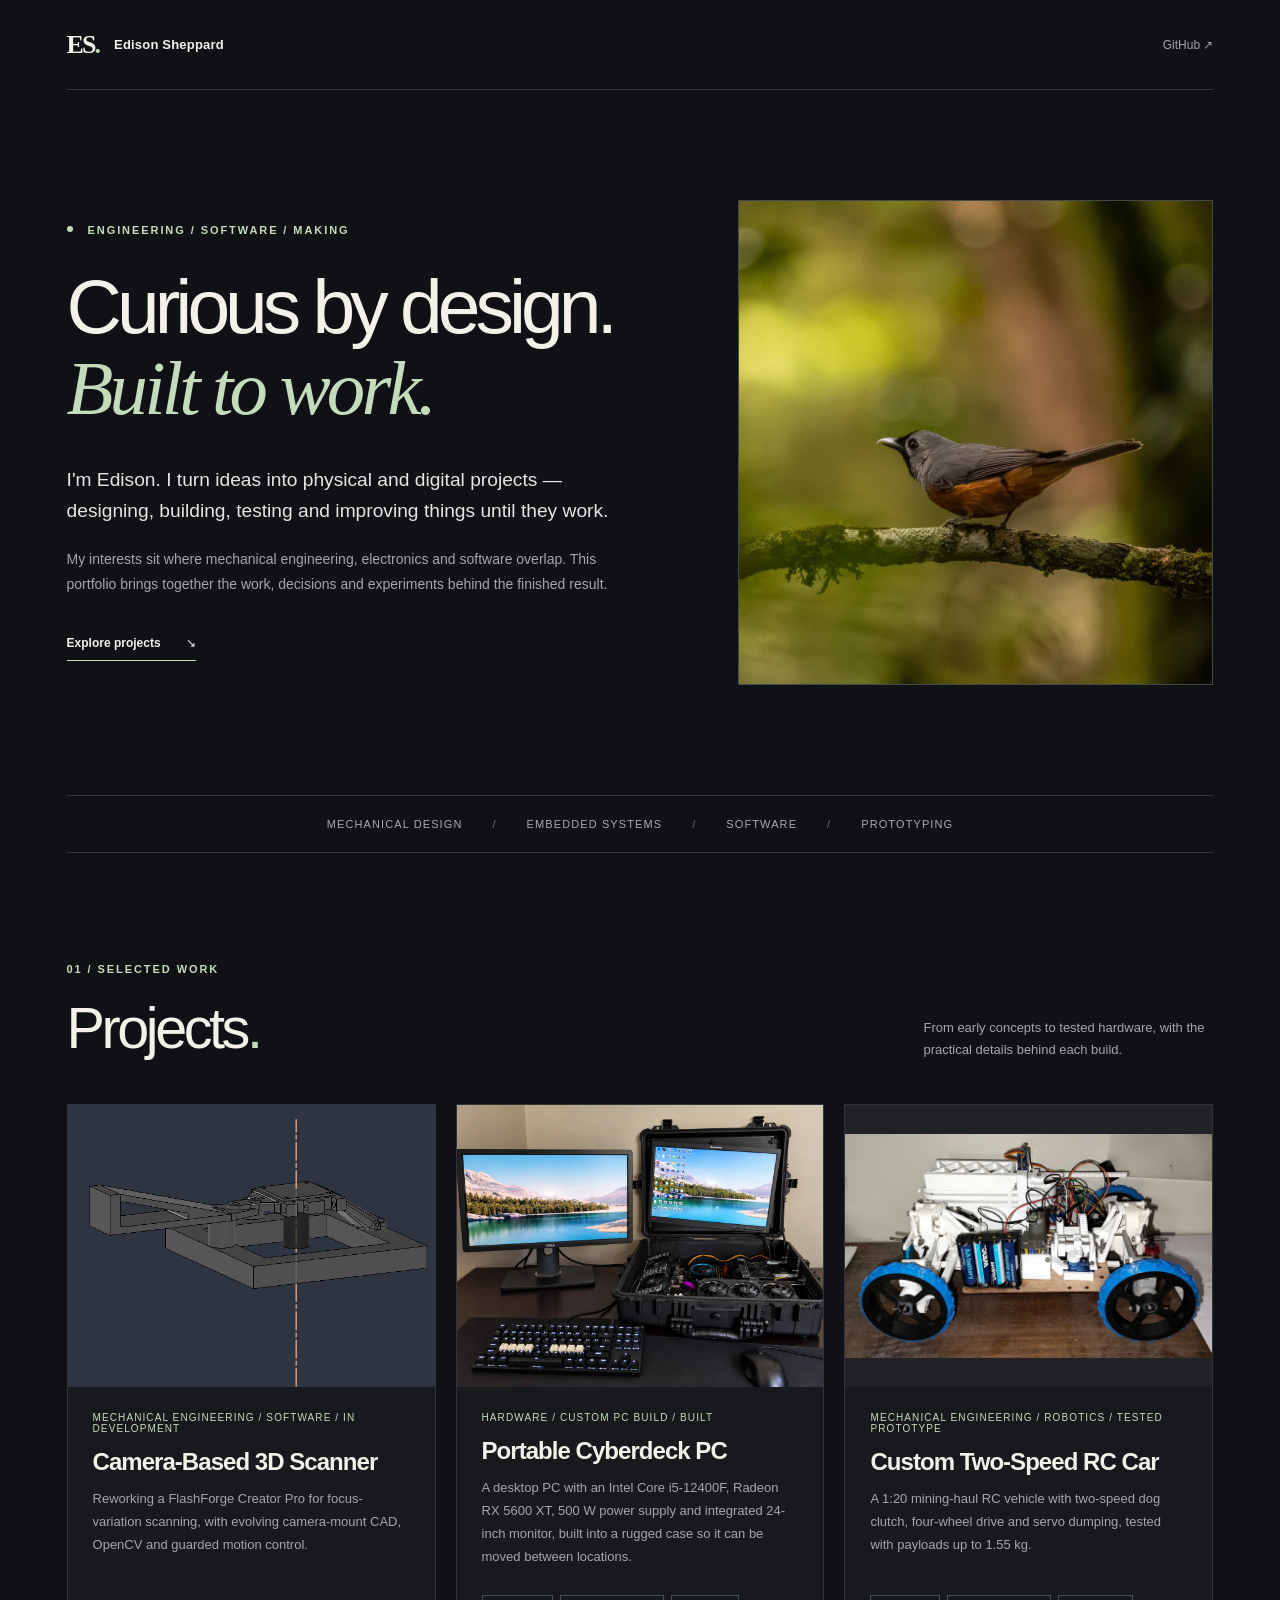
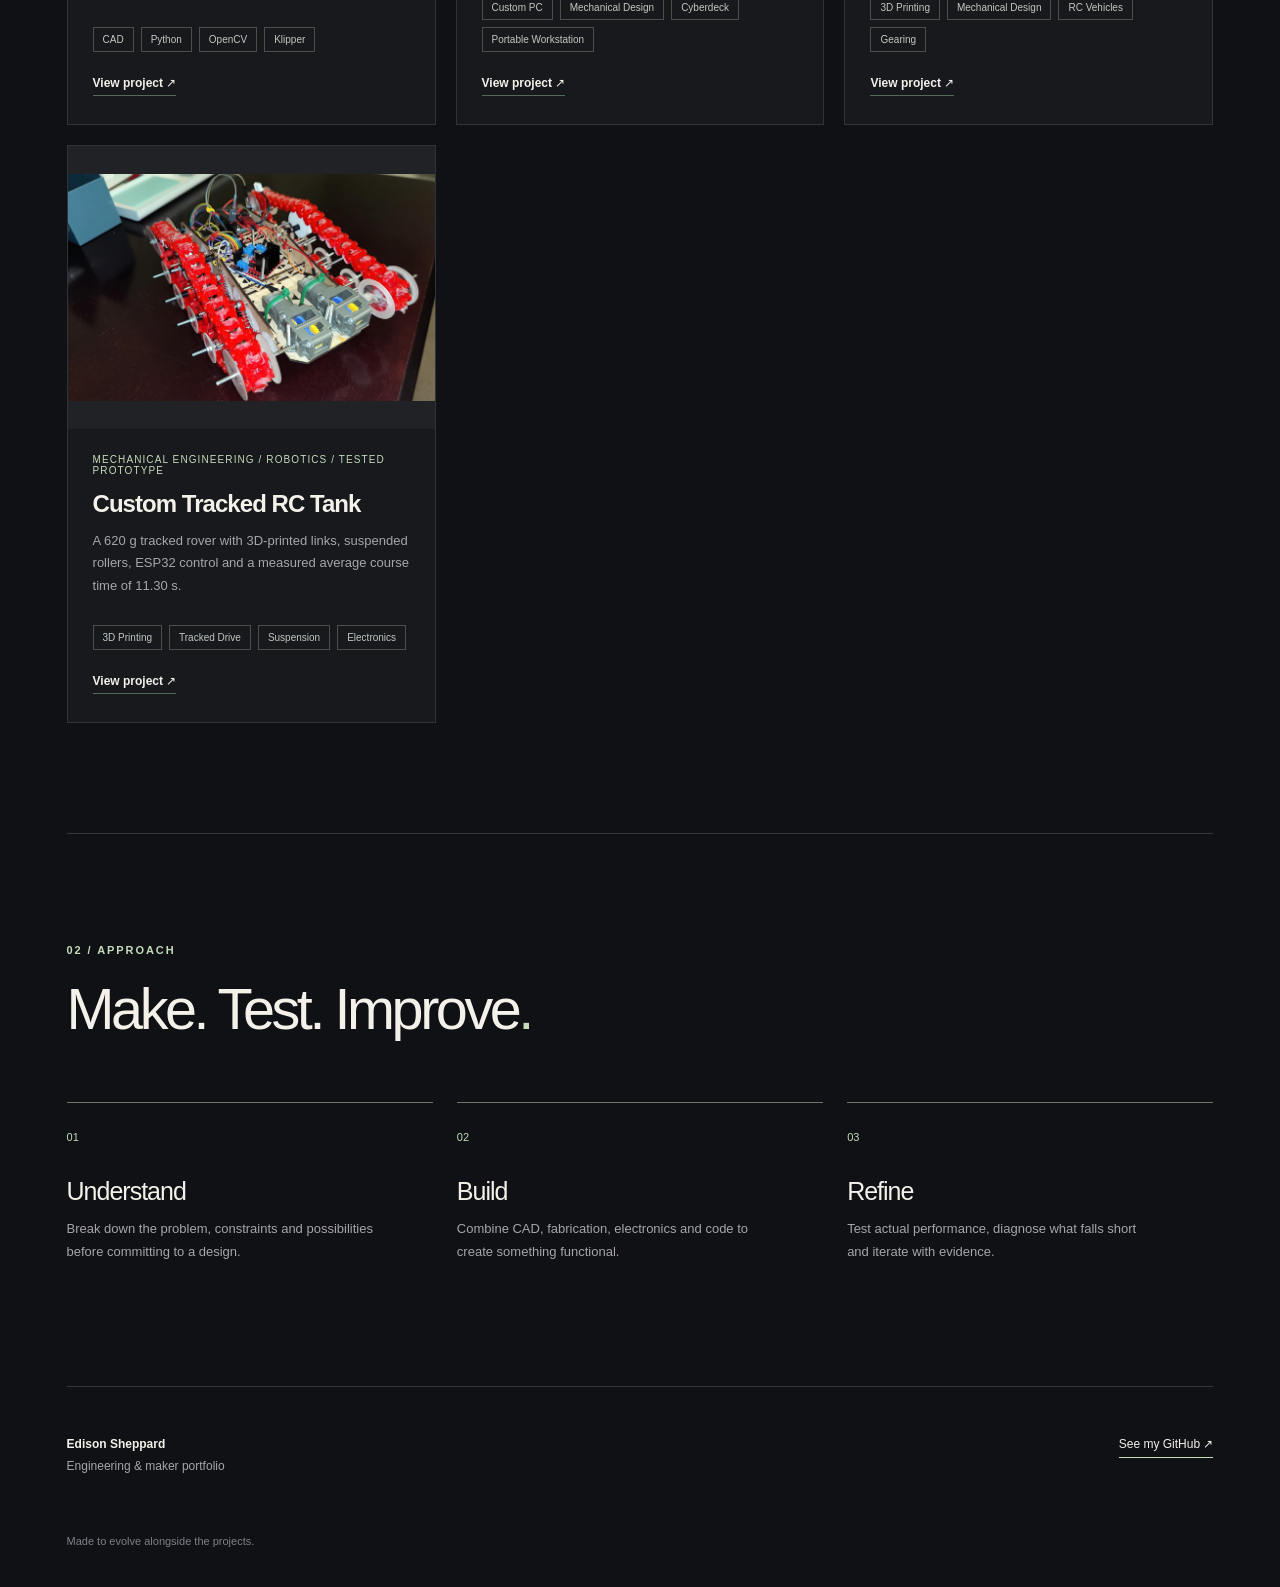
<file: site/index.html>
<!doctype html>
<html lang="en">
<head>
  <meta charset="utf-8">
  <meta name="viewport" content="width=device-width, initial-scale=1">
  <meta name="theme-color" content="#101114">
  <meta name="description" content="Edison Sheppard — engineering, software, and hands-on projects.">
  <meta property="og:title" content="Edison Sheppard — Project Portfolio">
  <meta property="og:description" content="Engineering, software and hands-on projects, from initial design to working prototypes.">
  <title>Edison Sheppard · Portfolio</title>
  <link rel="icon" href="./favicon.svg" type="image/svg+xml">
  <link rel="stylesheet" href="./styles.css">
  <script src="./app.js" defer></script>
</head>
<body>
  <div class="shell">
    <header class="masthead" aria-label="Site identity">
      <a class="wordmark" href="./" aria-label="Edison Sheppard, home"><span class="wordmark-mark">ES<span class="mark-period">.</span></span><span class="wordmark-label">Edison Sheppard</span></a>
      <a class="masthead-link" href="https://github.com/EdisonSheppard" target="_blank" rel="noopener noreferrer">GitHub <span aria-hidden="true">↗</span></a>
    </header>
    <main>
      <section class="hero section" aria-labelledby="hero-title">
        <div class="hero-copy">
          <div class="eyebrow"><span class="signal" aria-hidden="true"></span> ENGINEERING / SOFTWARE / MAKING</div>
          <h1 id="hero-title">Curious by design.<br><em>Built to work.</em></h1>
          <p class="hero-lead">I'm Edison. I turn ideas into physical and digital projects — designing, building, testing and improving things until they work.</p>
          <p class="hero-detail">My interests sit where mechanical engineering, electronics and software overlap. This portfolio brings together the work, decisions and experiments behind the finished result.</p>
          <a class="text-link" href="#projects">Explore projects <span aria-hidden="true">↘</span></a>
        </div>
        <div class="hero-visual">
          <img src="./assets/hero-wildlife-framed.webp" width="1200" height="1280" alt="Grey and orange songbird perched on a moss-covered branch in a soft green rainforest setting." fetchpriority="high" decoding="async">
        </div>
      </section>
      <section class="focus-strip" aria-label="Areas of interest">
        <span>Mechanical design</span><span class="separator" aria-hidden="true">/</span><span>Embedded systems</span><span class="separator" aria-hidden="true">/</span><span>Software</span><span class="separator" aria-hidden="true">/</span><span>Prototyping</span>
      </section>
      <section id="projects" class="section projects-section" aria-labelledby="projects-heading">
        <div class="section-heading"><div><div class="eyebrow">01 / SELECTED WORK</div><h2 id="projects-heading">Projects<span class="accent">.</span></h2></div><p>From early concepts to tested hardware, with the practical details behind each build.</p></div>
        <div id="project-grid" class="project-grid" aria-live="polite"><div class="empty-state"><span class="empty-icon" aria-hidden="true">+</span><h3>Projects are being prepared.</h3><p>Project pages will appear here as documentation and images are reviewed.</p></div></div>
      </section>
      <section class="section process-section" aria-labelledby="process-heading">
        <div class="section-heading"><div><div class="eyebrow">02 / APPROACH</div><h2 id="process-heading">Make. Test. Improve<span class="accent">.</span></h2></div></div>
        <div class="process-grid">
          <article class="process-item"><span class="process-number">01</span><h3>Understand</h3><p>Break down the problem, constraints and possibilities before committing to a design.</p></article>
          <article class="process-item"><span class="process-number">02</span><h3>Build</h3><p>Combine CAD, fabrication, electronics and code to create something functional.</p></article>
          <article class="process-item"><span class="process-number">03</span><h3>Refine</h3><p>Test actual performance, diagnose what falls short and iterate with evidence.</p></article>
        </div>
      </section>
    </main>
    <footer class="footer"><div><span class="footer-name">Edison Sheppard</span><p>Engineering & maker portfolio</p></div><a href="https://github.com/EdisonSheppard" target="_blank" rel="noopener noreferrer">See my GitHub <span aria-hidden="true">↗</span></a><span class="footer-bottom">Made to evolve alongside the projects.</span></footer>
  </div>
</body>
</html>
</file>
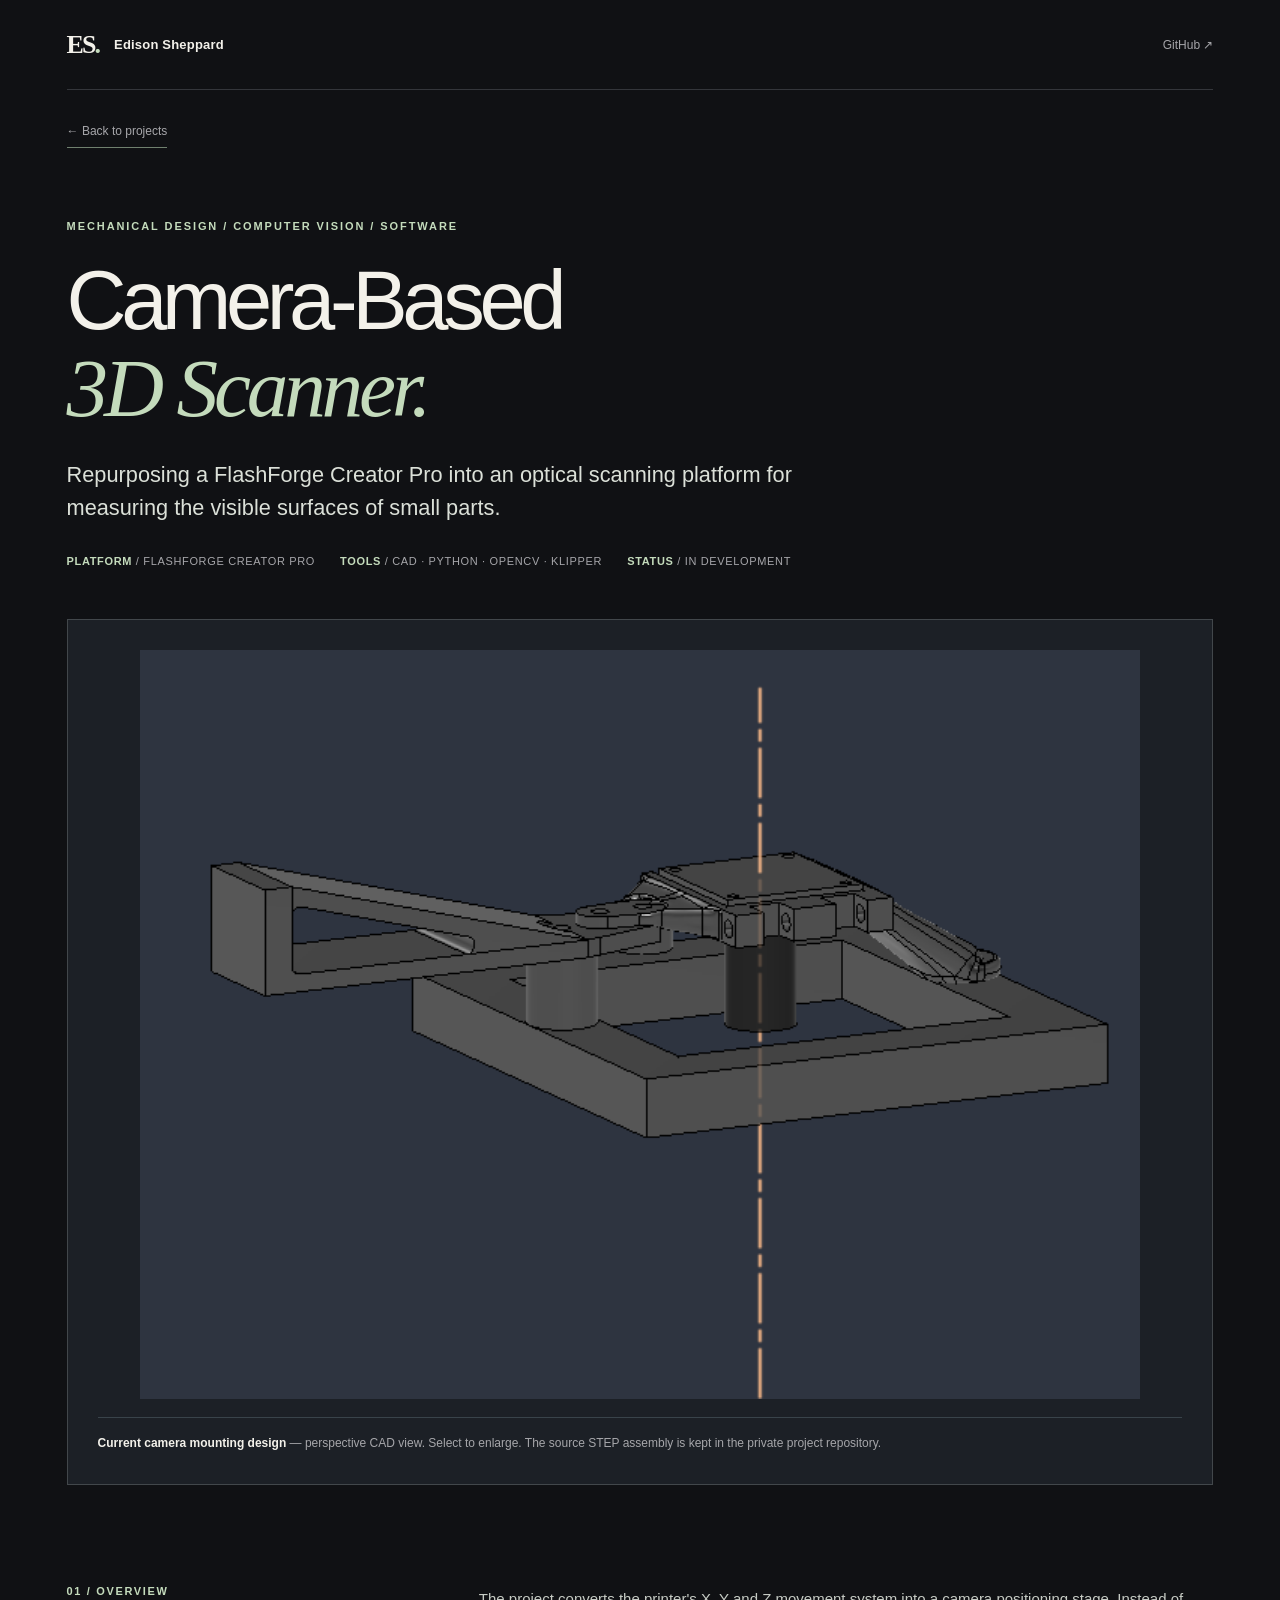
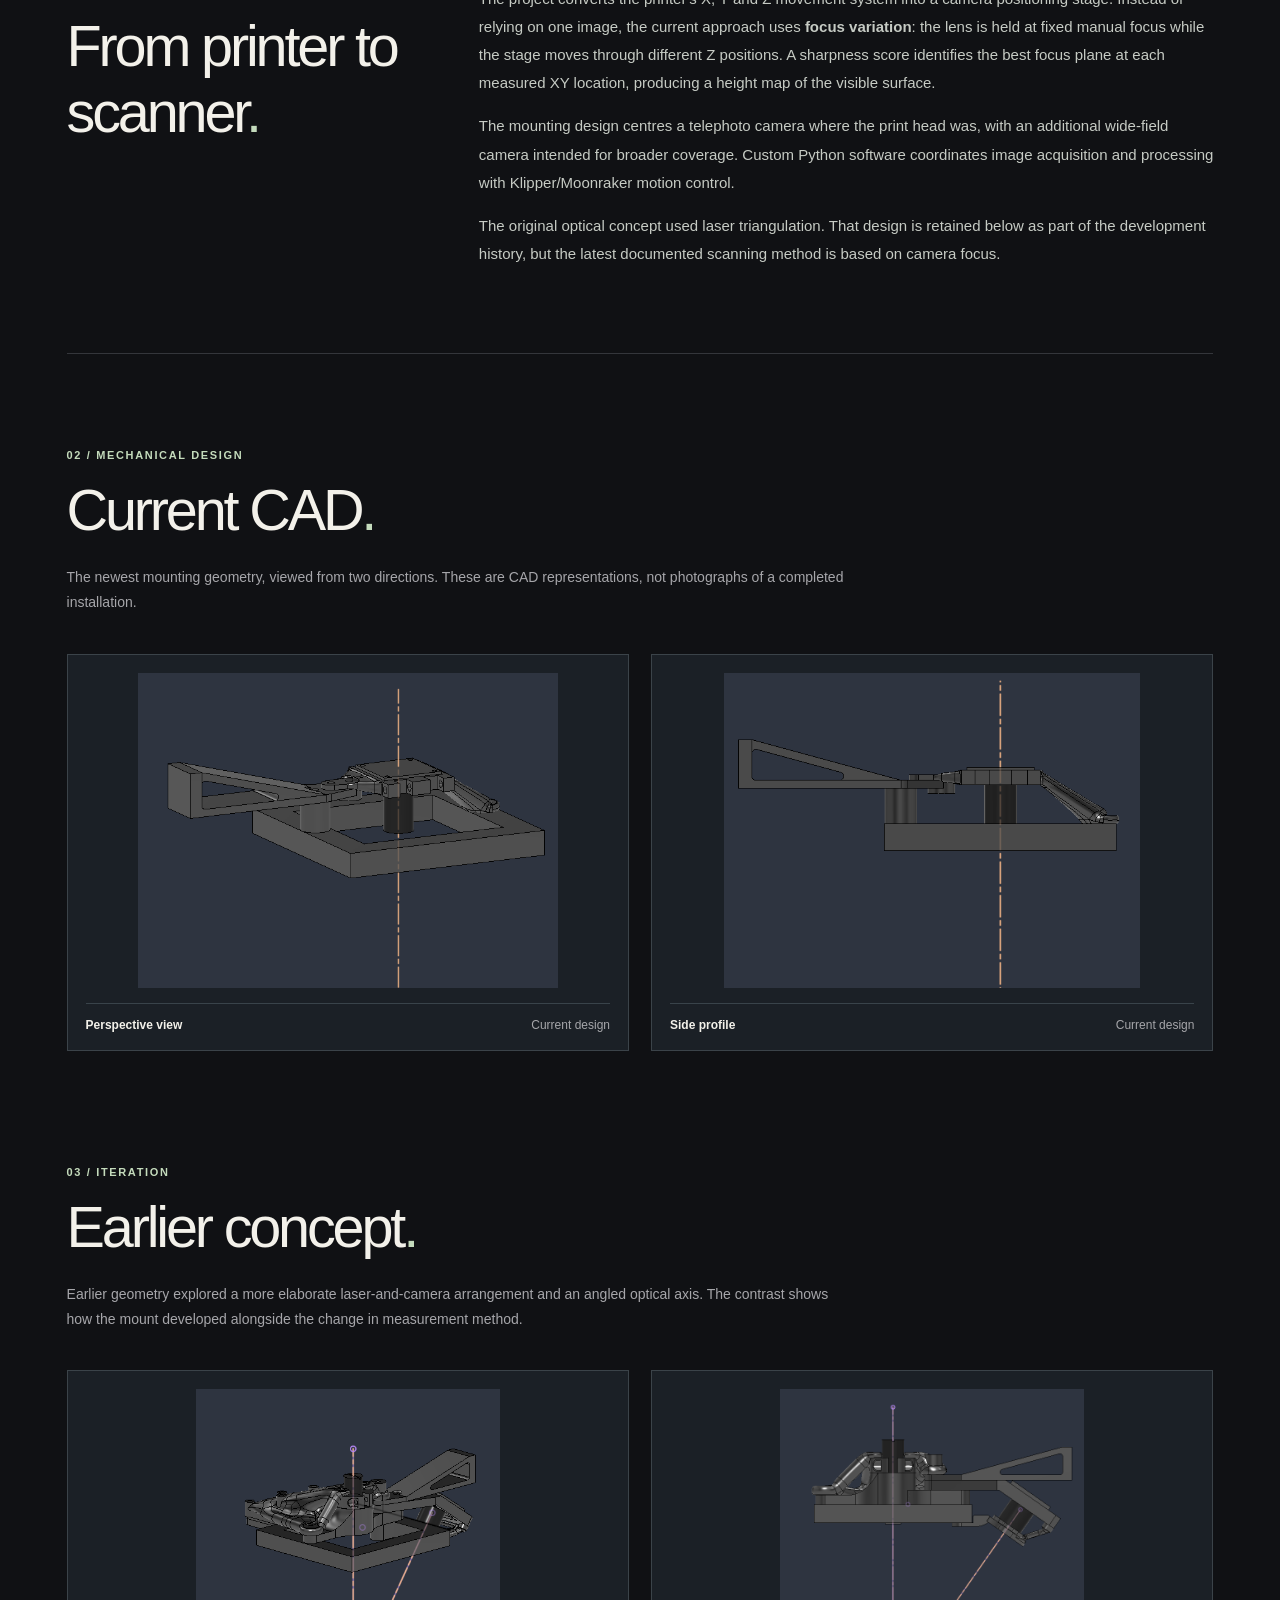
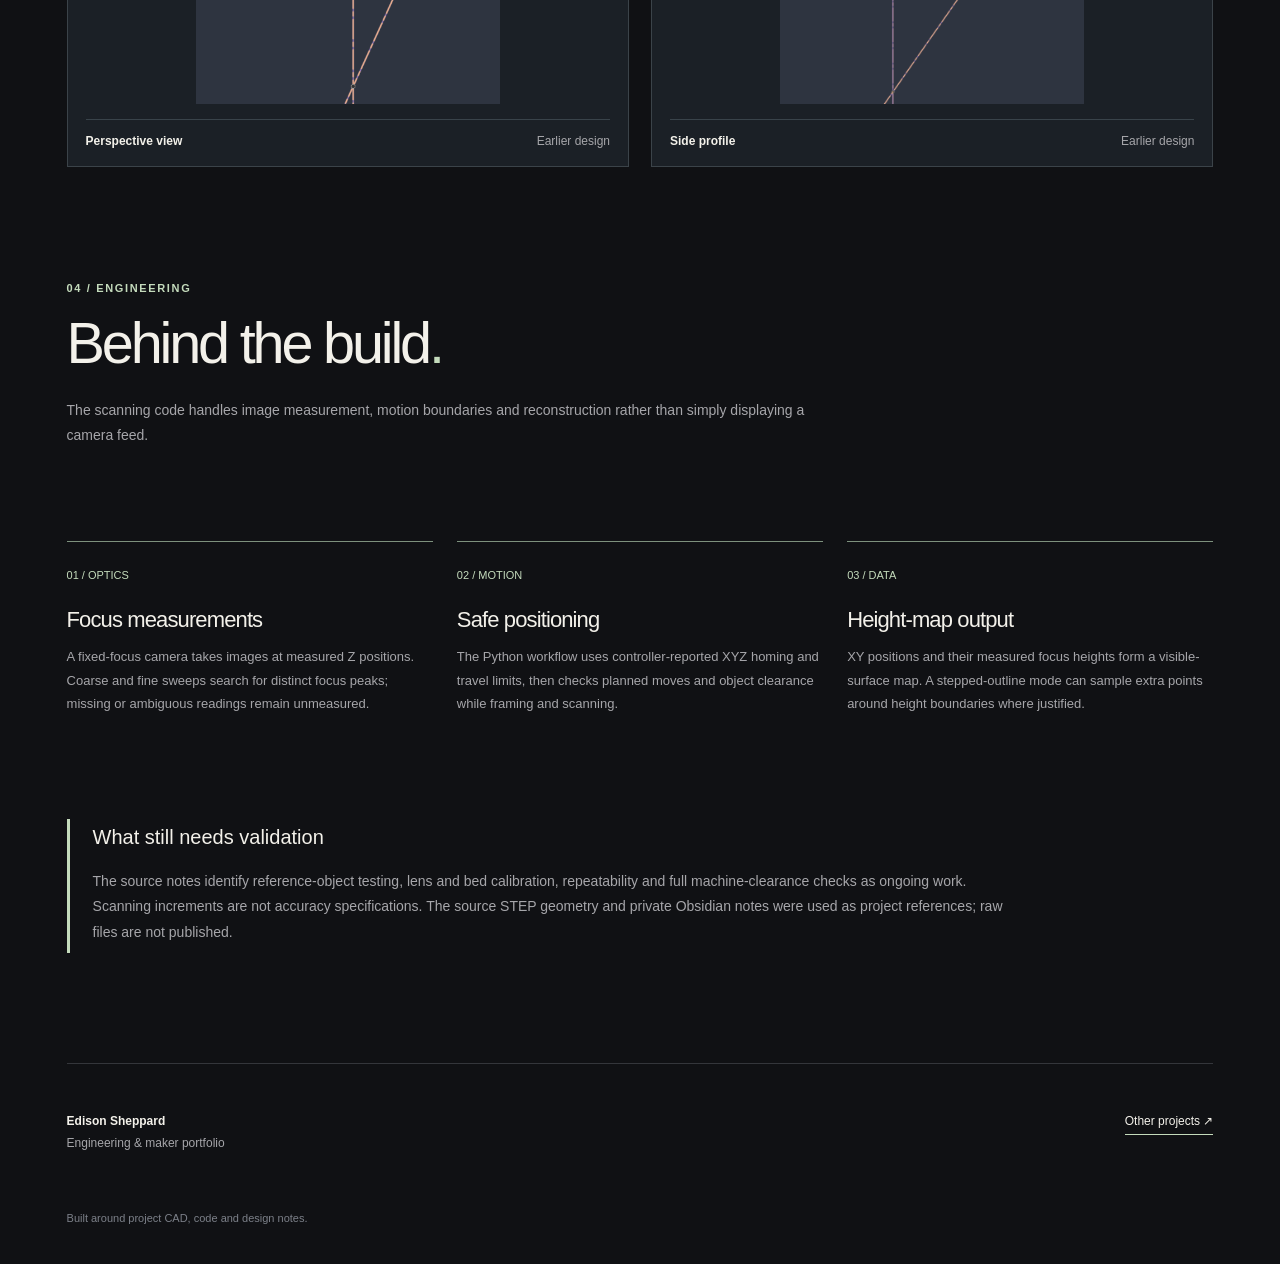
<file: site/projects/3d-scanner.html>
<!doctype html>
<html lang="en"><head><meta charset="utf-8"><meta name="viewport" content="width=device-width, initial-scale=1">
<meta name="description" content="FlashForge Creator Pro camera-based scanner: CAD mount design, focus-variation method, hardware development and Python control.">
<meta name="theme-color" content="#101114"><title>3D Scanner · Edison Sheppard</title>
<link rel="icon" href="../favicon.svg" type="image/svg+xml"><link rel="stylesheet" href="../styles.css">
<style>
.back{display:inline-block;margin:34px 0 0;color:var(--muted);font-size:12px;border-bottom:1px solid #70816f;padding-bottom:9px}.back:hover{color:var(--accent)}
.hero-project{padding:72px 0 52px;max-width:1050px}.hero-project h1{font-size:clamp(50px,6.5vw,95px);margin:25px 0}.hero-project .lead{font-size:clamp(18px,1.7vw,23px);line-height:1.55;color:#dbe0d8;max-width:790px}.facts{display:flex;flex-wrap:wrap;gap:11px 25px;color:var(--muted);font-size:11px;letter-spacing:.06em;text-transform:uppercase;margin-top:30px}.facts strong{color:var(--accent)}
figure{margin:0}.main-photo{border:1px solid #42474b;background:#1c2026;padding:clamp(13px,3vw,30px)}.main-photo img{display:block;max-width:1000px;width:100%;height:auto;margin:auto}.photo-caption{border-top:1px solid #39434a;margin-top:18px;padding-top:16px;color:var(--muted);font-size:12px;line-height:1.6}.photo-caption strong{color:var(--text)}
.content-section{display:grid;grid-template-columns: minmax(200px,1fr) minmax(0,2fr);gap:45px;padding:100px 0 85px;border-bottom:1px solid var(--line)}.content-section h2,.gallery-section h2{font-size:clamp(38px,4.5vw,67px);font-weight:500;letter-spacing:-.055em;margin:16px 0 22px}.section-tag{font-size:11px;letter-spacing:.15em;color:var(--accent);font-weight:650}.content-section p{font-size:15px;line-height:1.88;color:#c6cbc4;max-width:830px}.content-section p:last-child{margin-bottom:0}
.gallery-section{padding:95px 0 20px}.gallery-section .intro{color:var(--muted);font-size:14px;line-height:1.8;max-width:780px;margin-bottom:38px}.gallery{display:grid;grid-template-columns:1fr 1fr;gap:22px}.gallery figure{padding:18px;border:1px solid #3b4349;background:#1b2026}.gallery img{width:100%;height:315px;object-fit:contain;display:block}.gallery figcaption{border-top:1px solid #39434a;margin-top:15px;padding-top:14px;display:flex;flex-wrap:wrap;justify-content:space-between;gap:8px;color:var(--muted);font-size:12px}.gallery figcaption strong{color:var(--text)}.gallery a:hover{opacity:.82}
.technical{display:grid;grid-template-columns:repeat(3,minmax(0,1fr));gap:24px;padding:35px 0 90px}.technical article{border-top:1px solid #7d917d;padding-top:23px}.technical .num{font-size:11px;color:var(--accent)}.technical h3{font-size:22px;font-weight:520;letter-spacing:-.04em;margin:24px 0 12px}.technical p{font-size:13px;line-height:1.8;color:var(--muted)}
.caveat{margin:0 0 110px;border-left:3px solid var(--accent);padding:7px 0 7px 23px;max-width:940px}.caveat h3{font-size:20px;font-weight:500}.caveat p{font-size:14px;color:var(--muted);line-height:1.85;margin:0}
@media(max-width:850px){.content-section{grid-template-columns:1fr;gap:9px;padding:70px 0}.gallery{grid-template-columns:1fr}.technical{grid-template-columns:1fr;gap:24px}.gallery img{max-height:430px;height:auto;min-height:180px}.hero-project{padding:60px 0 40px}.gallery-section{padding:65px 0 15px}}
</style></head>
<body><div class="shell">
<header class="masthead"><a class="wordmark" href="../" aria-label="Edison Sheppard home"><span class="wordmark-mark">ES<span class="mark-period">.</span></span><span class="wordmark-label">Edison Sheppard</span></a><a class="masthead-link" href="https://github.com/EdisonSheppard" target="_blank" rel="noopener noreferrer">GitHub ↗</a></header>
<main>
<a class="back" href="../#projects">← Back to projects</a>
<section class="hero-project"><div class="eyebrow">MECHANICAL DESIGN / COMPUTER VISION / SOFTWARE</div><h1>Camera-Based<br><em>3D Scanner.</em></h1>
<p class="lead">Repurposing a FlashForge Creator Pro into an optical scanning platform for measuring the visible surfaces of small parts.</p>
<div class="facts"><span><strong>Platform</strong> / FlashForge Creator Pro</span><span><strong>Tools</strong> / CAD · Python · OpenCV · Klipper</span><span><strong>Status</strong> / In development</span></div></section>
<figure class="main-photo"><a href="../assets/3d-scanner/mount-current-perspective.png" target="_blank" rel="noopener noreferrer" aria-label="View current scanner mounting CAD full size"><img src="../assets/3d-scanner/mount-current-perspective.png" alt="Perspective CAD of the current optical mounting arm and central optical axis." loading="eager"></a><figcaption class="photo-caption"><strong>Current camera mounting design</strong> — perspective CAD view. Select to enlarge. The source STEP assembly is kept in the private project repository.</figcaption></figure>
<section class="content-section"><div><div class="section-tag">01 / OVERVIEW</div><h2>From printer to scanner<span class="accent">.</span></h2></div><div>
<p>The project converts the printer's X, Y and Z movement system into a camera positioning stage. Instead of relying on one image, the current approach uses <strong>focus variation</strong>: the lens is held at fixed manual focus while the stage moves through different Z positions. A sharpness score identifies the best focus plane at each measured XY location, producing a height map of the visible surface.</p>
<p>The mounting design centres a telephoto camera where the print head was, with an additional wide-field camera intended for broader coverage. Custom Python software coordinates image acquisition and processing with Klipper/Moonraker motion control.</p>
<p>The original optical concept used laser triangulation. That design is retained below as part of the development history, but the latest documented scanning method is based on camera focus.</p>
</div></section>
<section class="gallery-section" aria-labelledby="current-cad"><div class="section-tag">02 / MECHANICAL DESIGN</div><h2 id="current-cad">Current CAD<span class="accent">.</span></h2><p class="intro">The newest mounting geometry, viewed from two directions. These are CAD representations, not photographs of a completed installation.</p>
<div class="gallery">
<figure><a href="../assets/3d-scanner/mount-current-perspective.png" target="_blank" rel="noopener noreferrer"><img src="../assets/3d-scanner/mount-current-perspective.png" loading="lazy" alt="Current camera-mount CAD perspective view with mounting arm."></a><figcaption><strong>Perspective view</strong><span>Current design</span></figcaption></figure>
<figure><a href="../assets/3d-scanner/mount-current-side.png" target="_blank" rel="noopener noreferrer"><img src="../assets/3d-scanner/mount-current-side.png" loading="lazy" alt="Current camera-mount CAD side profile."></a><figcaption><strong>Side profile</strong><span>Current design</span></figcaption></figure></div></section>
<section class="gallery-section" aria-labelledby="early-cad"><div class="section-tag">03 / ITERATION</div><h2 id="early-cad">Earlier concept<span class="accent">.</span></h2><p class="intro">Earlier geometry explored a more elaborate laser-and-camera arrangement and an angled optical axis. The contrast shows how the mount developed alongside the change in measurement method.</p>
<div class="gallery">
<figure><a href="../assets/3d-scanner/mount-previous-perspective.png" target="_blank" rel="noopener noreferrer"><img src="../assets/3d-scanner/mount-previous-perspective.png" loading="lazy" alt="Earlier laser-camera mount CAD perspective showing inclined optical path."></a><figcaption><strong>Perspective view</strong><span>Earlier design</span></figcaption></figure>
<figure><a href="../assets/3d-scanner/mount-previous-side.png" target="_blank" rel="noopener noreferrer"><img src="../assets/3d-scanner/mount-previous-side.png" loading="lazy" alt="Earlier laser-camera mount CAD side view showing angled optical line."></a><figcaption><strong>Side profile</strong><span>Earlier design</span></figcaption></figure></div></section>
<section class="gallery-section" aria-labelledby="technical"><div class="section-tag">04 / ENGINEERING</div><h2 id="technical">Behind the build<span class="accent">.</span></h2><p class="intro">The scanning code handles image measurement, motion boundaries and reconstruction rather than simply displaying a camera feed.</p></section>
<div class="technical">
<article><span class="num">01 / OPTICS</span><h3>Focus measurements</h3><p>A fixed-focus camera takes images at measured Z positions. Coarse and fine sweeps search for distinct focus peaks; missing or ambiguous readings remain unmeasured.</p></article>
<article><span class="num">02 / MOTION</span><h3>Safe positioning</h3><p>The Python workflow uses controller-reported XYZ homing and travel limits, then checks planned moves and object clearance while framing and scanning.</p></article>
<article><span class="num">03 / DATA</span><h3>Height-map output</h3><p>XY positions and their measured focus heights form a visible-surface map. A stepped-outline mode can sample extra points around height boundaries where justified.</p></article></div>
<aside class="caveat"><h3>What still needs validation</h3><p>The source notes identify reference-object testing, lens and bed calibration, repeatability and full machine-clearance checks as ongoing work. Scanning increments are not accuracy specifications. The source STEP geometry and private Obsidian notes were used as project references; raw files are not published.</p></aside>
</main><footer class="footer"><div><span class="footer-name">Edison Sheppard</span><p>Engineering &amp; maker portfolio</p></div><a href="../#projects">Other projects ↗</a><span class="footer-bottom">Built around project CAD, code and design notes.</span></footer>
</div></body></html>
</file>
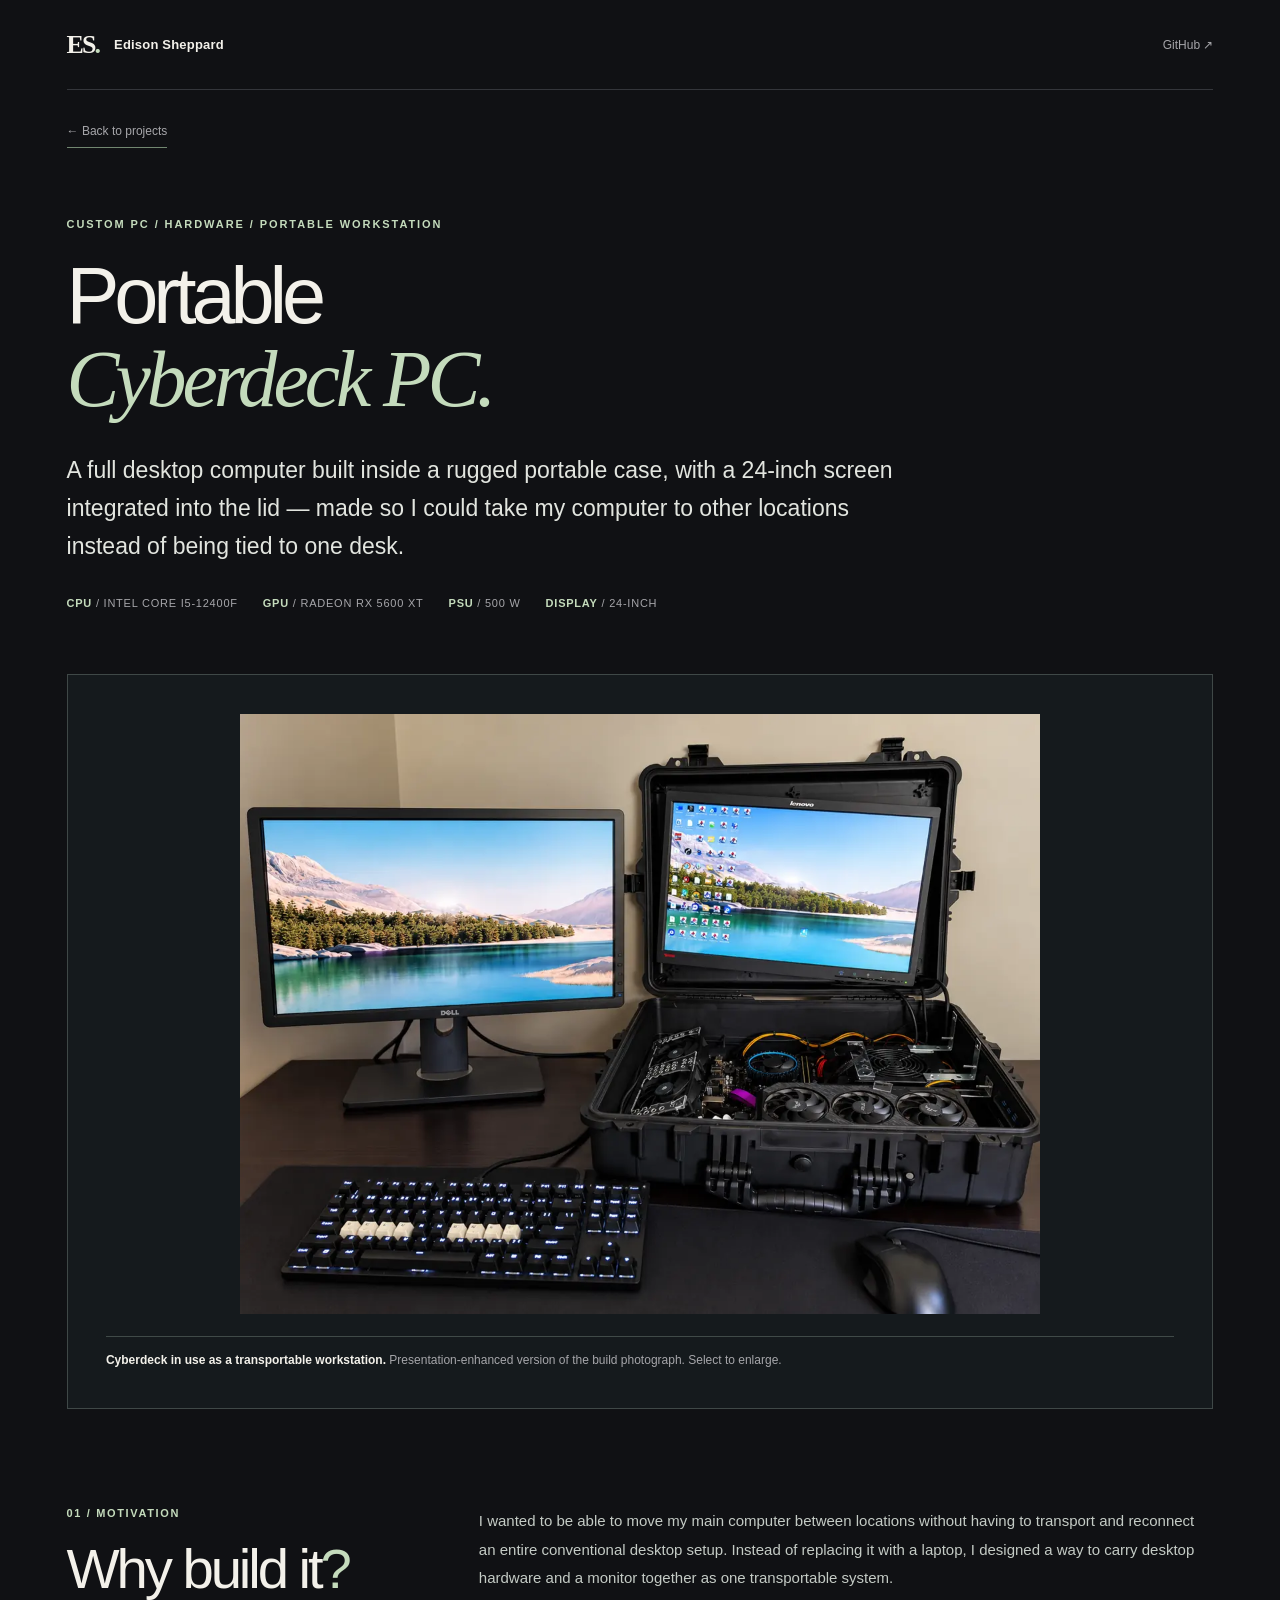
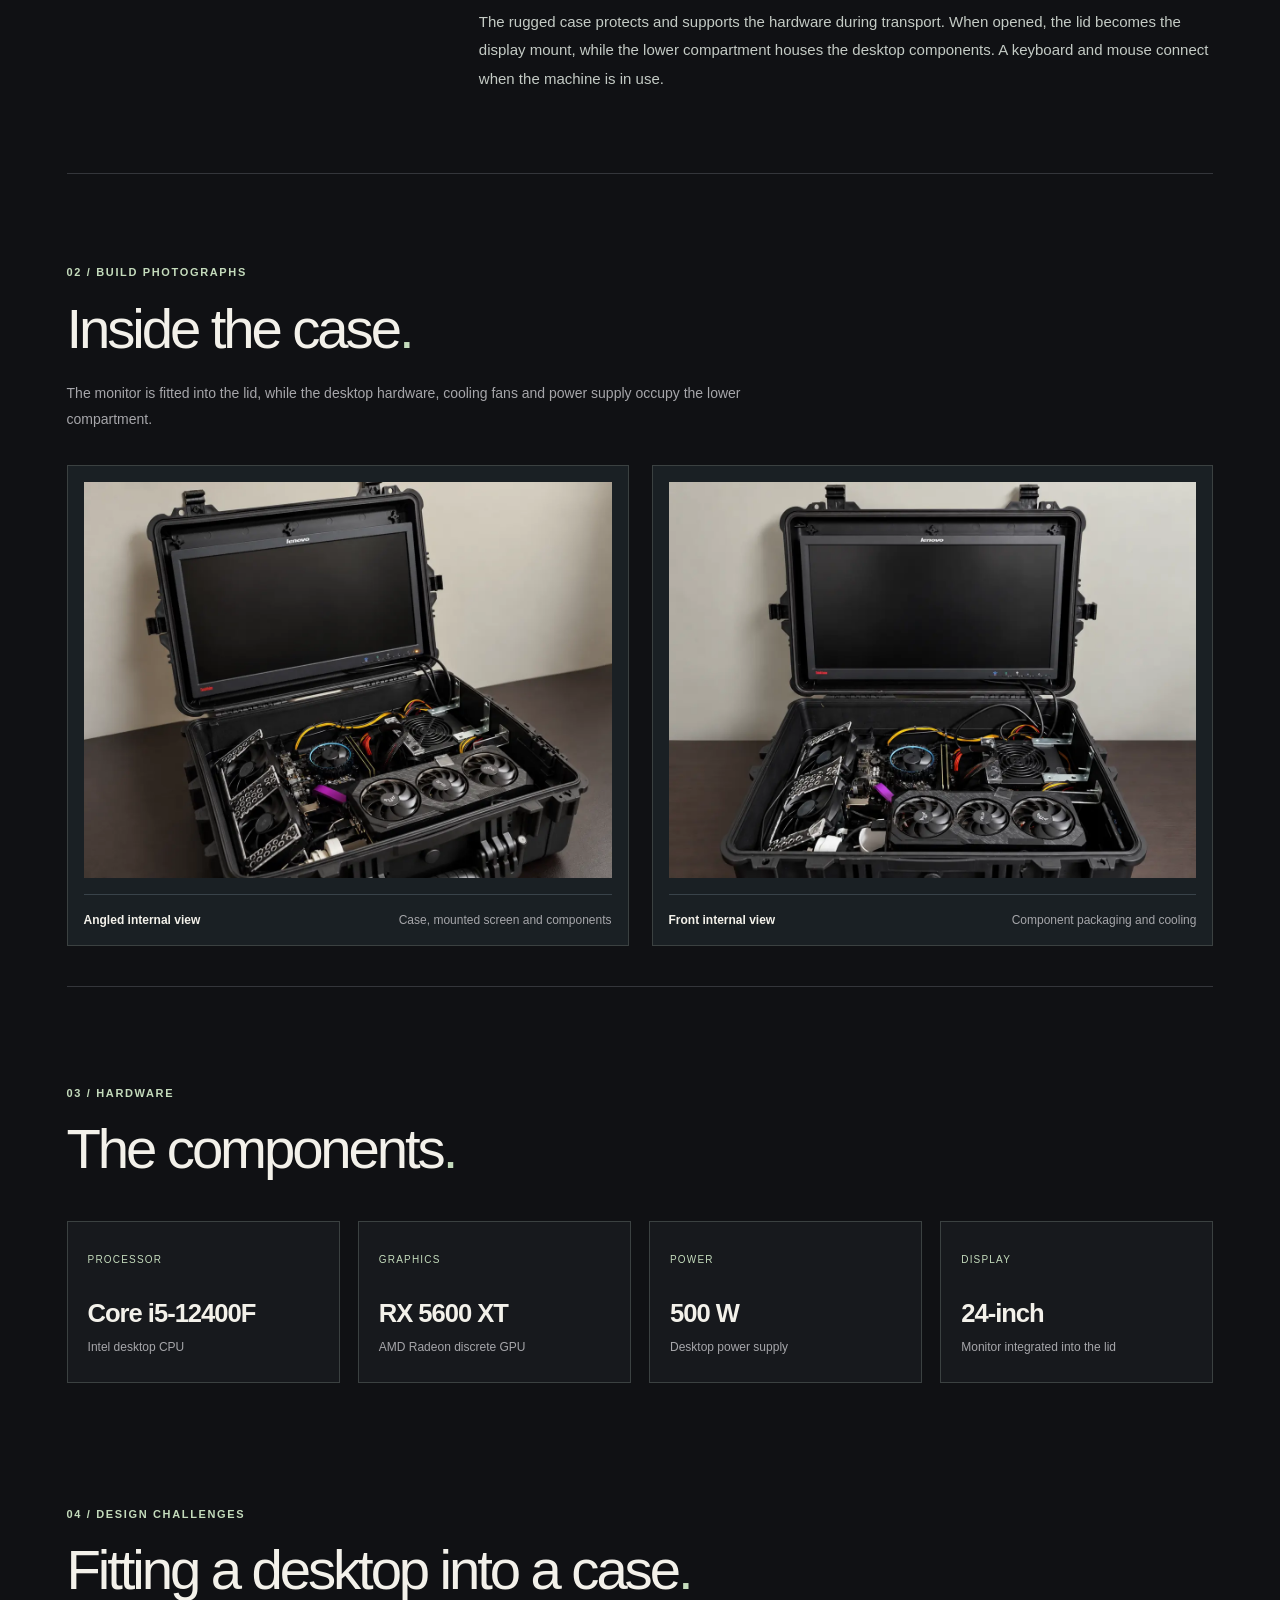
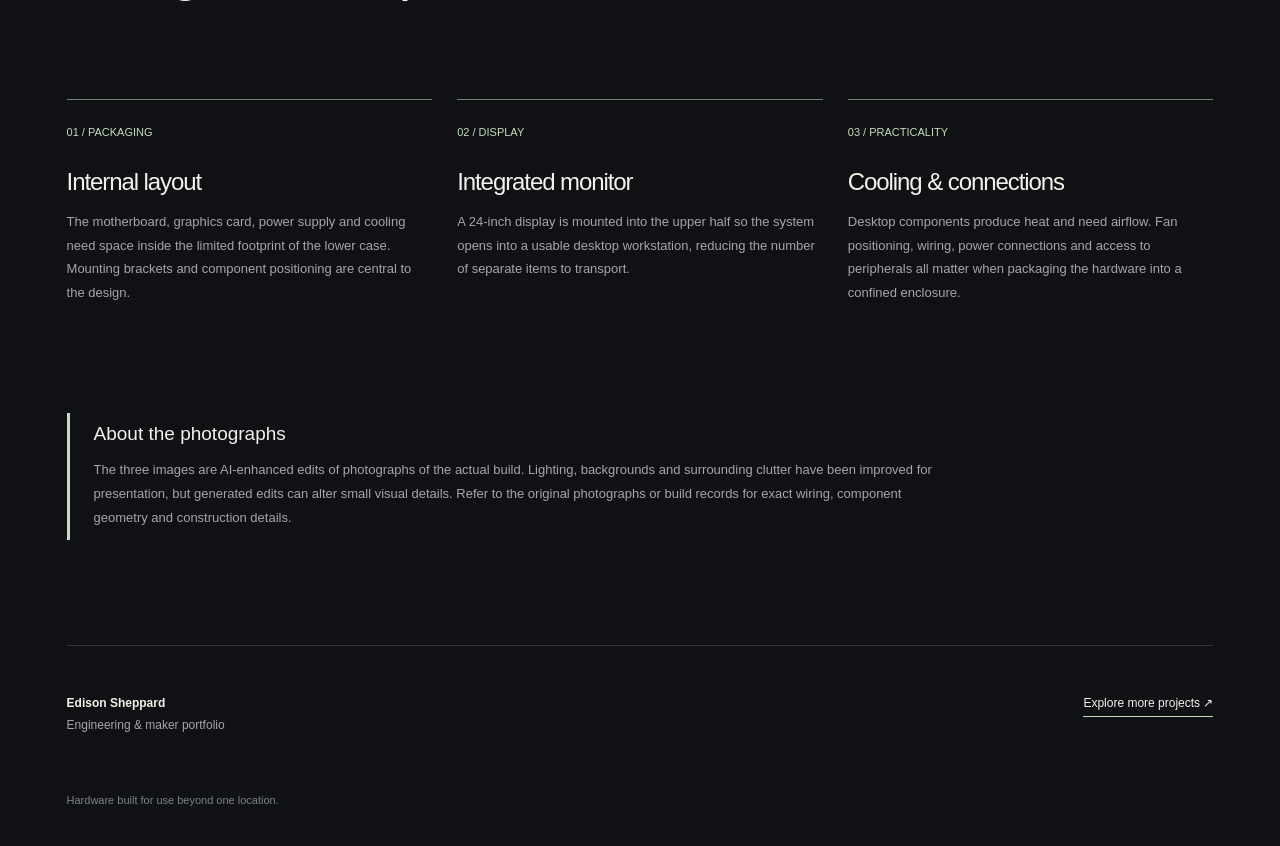
<file: site/projects/cyberdeck.html>
<!doctype html>
<html lang="en"><head><meta charset="utf-8"><meta name="viewport" content="width=device-width,initial-scale=1">
<meta name="theme-color" content="#101114">
<meta name="description" content="A custom transportable desktop computer built inside a rugged hard case with an integrated 24-inch monitor, Intel Core i5-12400F, Radeon RX 5600 XT and 500 W power supply.">
<title>Portable Cyberdeck PC · Edison Sheppard</title>
<link rel="icon" href="../favicon.svg" type="image/svg+xml"><link rel="stylesheet" href="../styles.css">
<style>
.back{display:inline-flex;margin:34px 0 0;font-size:12px;color:var(--muted);padding-bottom:9px;border-bottom:1px solid #718770}.back:hover{color:var(--accent)}
.deck-head{padding:70px 0 65px;max-width:1100px}.deck-head h1{font-size:clamp(50px,6.2vw,96px);margin:24px 0 30px}.deck-head .lead{font-size:clamp(17px,1.8vw,23px);line-height:1.65;color:#e2e5df;max-width:840px}.deck-facts{display:flex;flex-wrap:wrap;gap:12px 25px;margin-top:32px;font-size:11px;letter-spacing:.07em;text-transform:uppercase;color:var(--muted)}.deck-facts strong{color:var(--accent)}
.deck-art{background:#151a1d;border:1px solid #3f4847;padding:clamp(18px,3vw,45px);margin:0}.deck-art img{display:block;width:100%;max-width:1120px;max-height:600px;object-fit:contain;margin:auto}.deck-art figcaption{border-top:1px solid #404a48;margin-top:22px;padding-top:14px;font-size:12px;color:var(--muted);line-height:1.6}.deck-art strong{color:var(--text)}
.deck-section{display:grid;grid-template-columns:minmax(190px,1fr) minmax(0,2fr);gap:45px;padding:98px 0 80px;border-bottom:1px solid var(--line)}.deck-section h2,.spec-section h2{font-size:clamp(38px,4.4vw,65px);letter-spacing:-.055em;font-weight:500;margin:17px 0 22px}.deck-section p{font-size:15px;line-height:1.9;color:#c4cbc5;max-width:830px}.deck-section p:last-child{margin-bottom:0}.eyebrow-extra{font-weight:650;font-size:11px;letter-spacing:.15em;color:var(--accent)}
.spec-section{padding:100px 0 25px}.spec-grid{display:grid;grid-template-columns:repeat(4,1fr);gap:18px;margin-top:40px}.spec{background:var(--panel);border:1px solid #3b4141;padding:27px 20px 25px}.spec .index{font-size:10px;letter-spacing:.12em;color:var(--accent)}.spec h3{font-size:clamp(19px,2vw,26px);letter-spacing:-.04em;font-weight:550;margin:32px 0 10px}.spec p{font-size:12px;color:var(--muted);line-height:1.6;margin:0}
.build-grid{display:grid;grid-template-columns:repeat(3,1fr);gap:25px;padding:50px 0 90px}.build-grid article{border-top:1px solid #718571;padding-top:22px}.build-grid .num{font-size:11px;color:var(--accent)}.build-grid h3{font-size:24px;font-weight:520;letter-spacing:-.045em;margin:28px 0 14px}.build-grid p{font-size:13px;line-height:1.82;color:var(--muted)}
.photo-note{border-left:3px solid var(--accent);padding:10px 0 10px 24px;margin:5px 0 105px}.photo-note h3{font-size:19px;font-weight:500;margin:0 0 13px}.photo-note p{font-size:13px;line-height:1.85;color:var(--muted);margin:0;max-width:850px}
@media(max-width:850px){.deck-section{grid-template-columns:1fr;gap:4px;padding:68px 0}.spec-grid{grid-template-columns:repeat(2,1fr)}.build-grid{grid-template-columns:1fr;gap:25px}.deck-head{padding:55px 0 40px}.spec-section{padding-top:70px}}@media(max-width:480px){.spec-grid{grid-template-columns:1fr}}
.photo-gallery{padding:92px 0 40px;border-bottom:1px solid var(--line)}.photo-gallery h2{font-size:clamp(38px,4.4vw,65px);letter-spacing:-.055em;font-weight:500;margin:18px 0 20px}.gallery-lead{font-size:14px;line-height:1.8;color:var(--muted);max-width:720px;margin-bottom:33px}.gallery-grid{display:grid;grid-template-columns:repeat(2,minmax(0,1fr));gap:23px}.gallery-grid figure{margin:0;border:1px solid #3b4141;background:#1a2024;padding:16px}.gallery-grid a{display:block}.gallery-grid img{width:100%;height:auto;display:block}.gallery-grid figcaption{display:flex;flex-wrap:wrap;justify-content:space-between;gap:8px;padding-top:16px;margin-top:16px;border-top:1px solid #39434a;color:var(--muted);font-size:12px;line-height:1.5}.gallery-grid figcaption strong{color:var(--text)}.deck-art a{display:block}.deck-art a:hover,.gallery-grid a:hover{opacity:.9}@media(max-width:850px){.gallery-grid{grid-template-columns:1fr}.photo-gallery{padding:70px 0 35px}}</style></head>
<body><div class="shell">
<header class="masthead"><a class="wordmark" href="../" aria-label="Edison Sheppard home"><span class="wordmark-mark">ES<span class="mark-period">.</span></span><span class="wordmark-label">Edison Sheppard</span></a><a class="masthead-link" href="https://github.com/EdisonSheppard" target="_blank" rel="noopener noreferrer">GitHub ↗</a></header>
<main>
<a class="back" href="../#projects">← Back to projects</a>
<section class="deck-head"><div class="eyebrow">CUSTOM PC / HARDWARE / PORTABLE WORKSTATION</div><h1>Portable<br><em>Cyberdeck PC.</em></h1>
<p class="lead">A full desktop computer built inside a rugged portable case, with a 24-inch screen integrated into the lid — made so I could take my computer to other locations instead of being tied to one desk.</p>
<div class="deck-facts"><span><strong>CPU</strong> / Intel Core i5-12400F</span><span><strong>GPU</strong> / Radeon RX 5600 XT</span><span><strong>PSU</strong> / 500 W</span><span><strong>Display</strong> / 24-inch</span></div></section>
<figure class="deck-art"><a href="../assets/cyberdeck/cover.webp" target="_blank" rel="noopener noreferrer"><img src="../assets/cyberdeck/cover.webp" width="1200" height="900" alt="Enhanced wide photograph showing a rugged portable computer with a Lenovo screen mounted in the open case lid, next to an external monitor, keyboard and mouse."></a><figcaption><strong>Cyberdeck in use as a transportable workstation.</strong> Presentation-enhanced version of the build photograph. Select to enlarge.</figcaption></figure>
<section class="deck-section" aria-labelledby="goal"><div><div class="eyebrow-extra">01 / MOTIVATION</div><h2 id="goal">Why build it<span class="accent">?</span></h2></div><div>
<p>I wanted to be able to move my main computer between locations without having to transport and reconnect an entire conventional desktop setup. Instead of replacing it with a laptop, I designed a way to carry desktop hardware and a monitor together as one transportable system.</p>
<p>The rugged case protects and supports the hardware during transport. When opened, the lid becomes the display mount, while the lower compartment houses the desktop components. A keyboard and mouse connect when the machine is in use.</p>
</div></section>
<section class="photo-gallery" aria-labelledby="gallery-title"><div class="eyebrow-extra">02 / BUILD PHOTOGRAPHS</div><h2 id="gallery-title">Inside the case<span class="accent">.</span></h2><p class="gallery-lead">The monitor is fitted into the lid, while the desktop hardware, cooling fans and power supply occupy the lower compartment.</p><div class="gallery-grid">
<figure><a href="../assets/cyberdeck/interior-angle.webp" target="_blank" rel="noopener noreferrer" aria-label="Open enlarged angled cyberdeck photograph"><img src="../assets/cyberdeck/interior-angle.webp" width="1200" height="900" alt="Enhanced angled view of the rugged computer case with its integrated monitor and exposed internal desktop components." loading="lazy"></a><figcaption><strong>Angled internal view</strong><span>Case, mounted screen and components</span></figcaption></figure>
<figure><a href="../assets/cyberdeck/interior-front.webp" target="_blank" rel="noopener noreferrer" aria-label="Open enlarged front cyberdeck photograph"><img src="../assets/cyberdeck/interior-front.webp" width="1200" height="900" alt="Enhanced front-facing view of the open cyberdeck, showing the screen in the lid and cooling hardware and graphics card in the base." loading="lazy"></a><figcaption><strong>Front internal view</strong><span>Component packaging and cooling</span></figcaption></figure>
</div></section>
<section class="spec-section" aria-labelledby="hardware"><div class="eyebrow-extra">03 / HARDWARE</div><h2 id="hardware">The components<span class="accent">.</span></h2>
<div class="spec-grid">
<div class="spec"><span class="index">PROCESSOR</span><h3>Core i5-12400F</h3><p>Intel desktop CPU</p></div>
<div class="spec"><span class="index">GRAPHICS</span><h3>RX 5600 XT</h3><p>AMD Radeon discrete GPU</p></div>
<div class="spec"><span class="index">POWER</span><h3>500 W</h3><p>Desktop power supply</p></div>
<div class="spec"><span class="index">DISPLAY</span><h3>24-inch</h3><p>Monitor integrated into the lid</p></div>
</div></section>
<section class="spec-section" aria-labelledby="construction"><div class="eyebrow-extra">04 / DESIGN CHALLENGES</div><h2 id="construction">Fitting a desktop into a case<span class="accent">.</span></h2></section>
<div class="build-grid">
<article><span class="num">01 / PACKAGING</span><h3>Internal layout</h3><p>The motherboard, graphics card, power supply and cooling need space inside the limited footprint of the lower case. Mounting brackets and component positioning are central to the design.</p></article>
<article><span class="num">02 / DISPLAY</span><h3>Integrated monitor</h3><p>A 24-inch display is mounted into the upper half so the system opens into a usable desktop workstation, reducing the number of separate items to transport.</p></article>
<article><span class="num">03 / PRACTICALITY</span><h3>Cooling & connections</h3><p>Desktop components produce heat and need airflow. Fan positioning, wiring, power connections and access to peripherals all matter when packaging the hardware into a confined enclosure.</p></article>
</div>
<aside class="photo-note"><h3>About the photographs</h3><p>The three images are AI-enhanced edits of photographs of the actual build. Lighting, backgrounds and surrounding clutter have been improved for presentation, but generated edits can alter small visual details. Refer to the original photographs or build records for exact wiring, component geometry and construction details.</p></aside>
</main>
<footer class="footer"><div><span class="footer-name">Edison Sheppard</span><p>Engineering &amp; maker portfolio</p></div><a href="../#projects">Explore more projects ↗</a><span class="footer-bottom">Hardware built for use beyond one location.</span></footer>
</div></body></html>
</file>
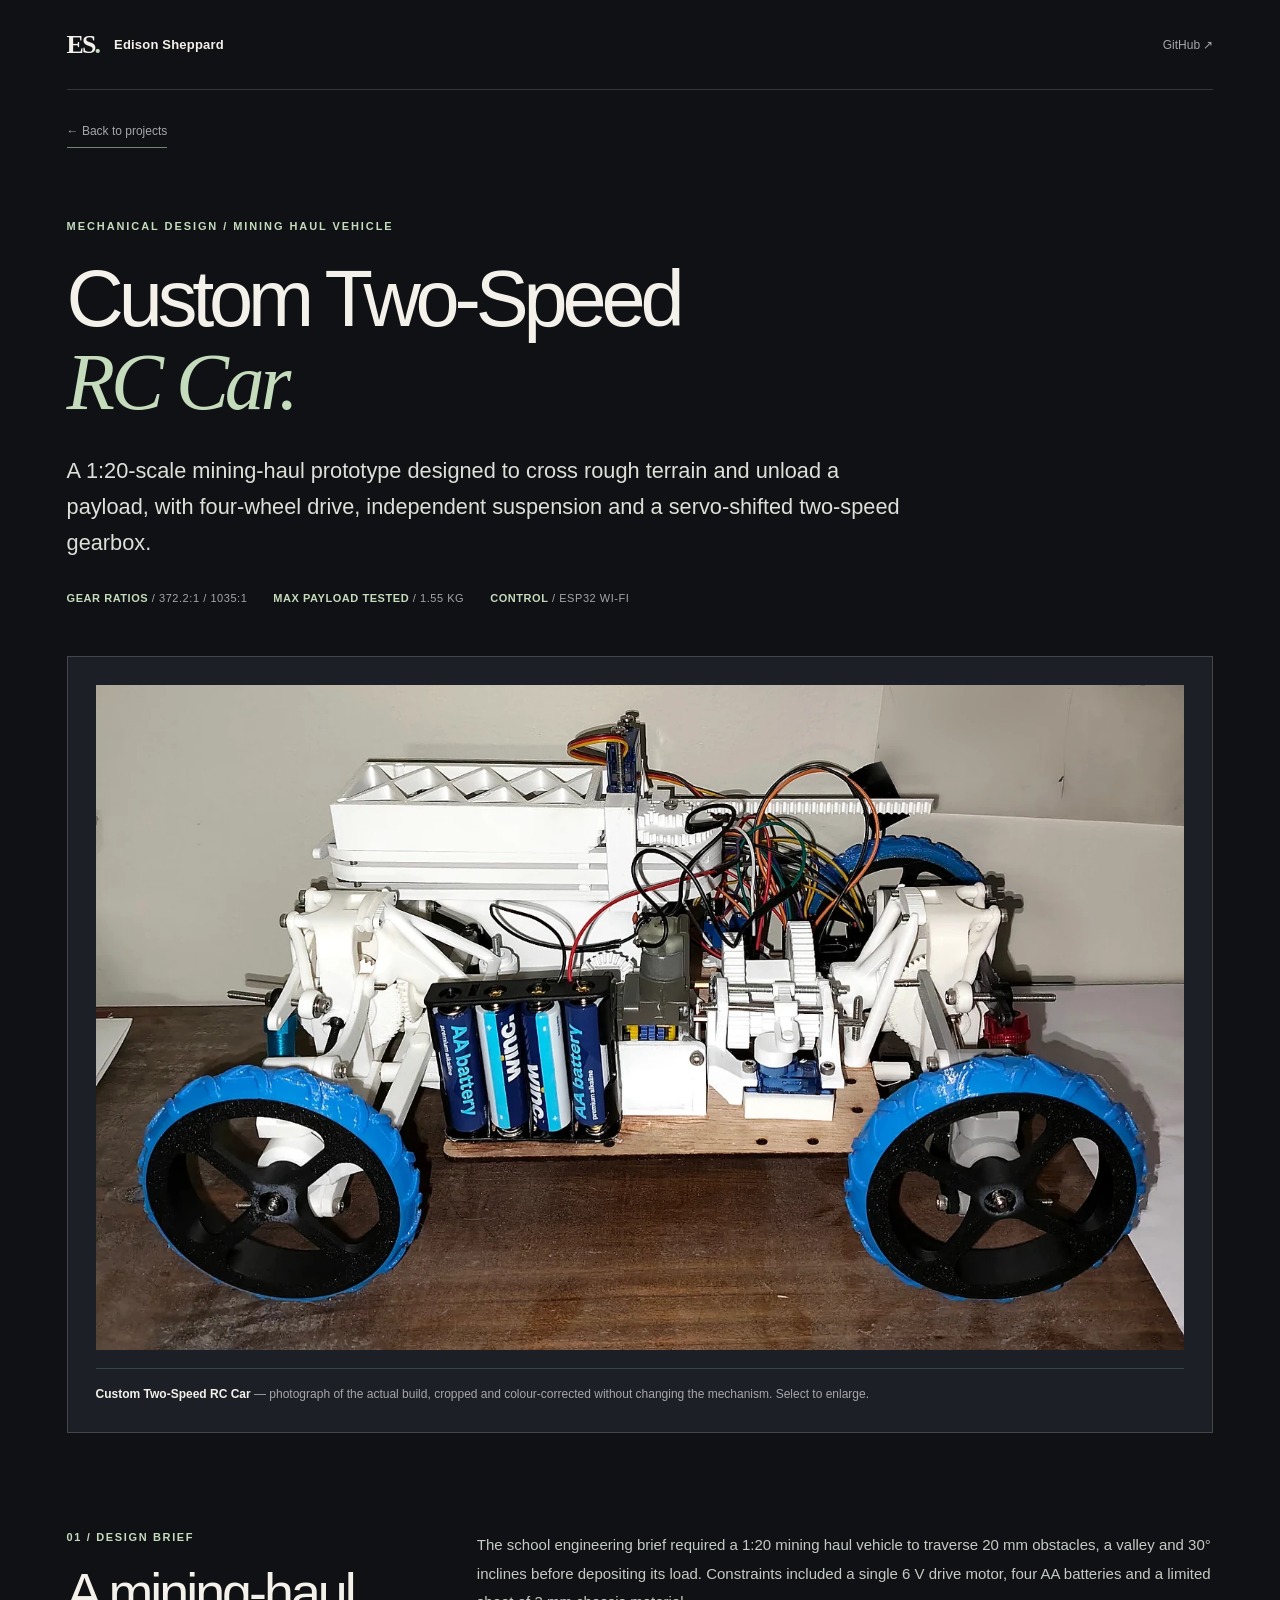
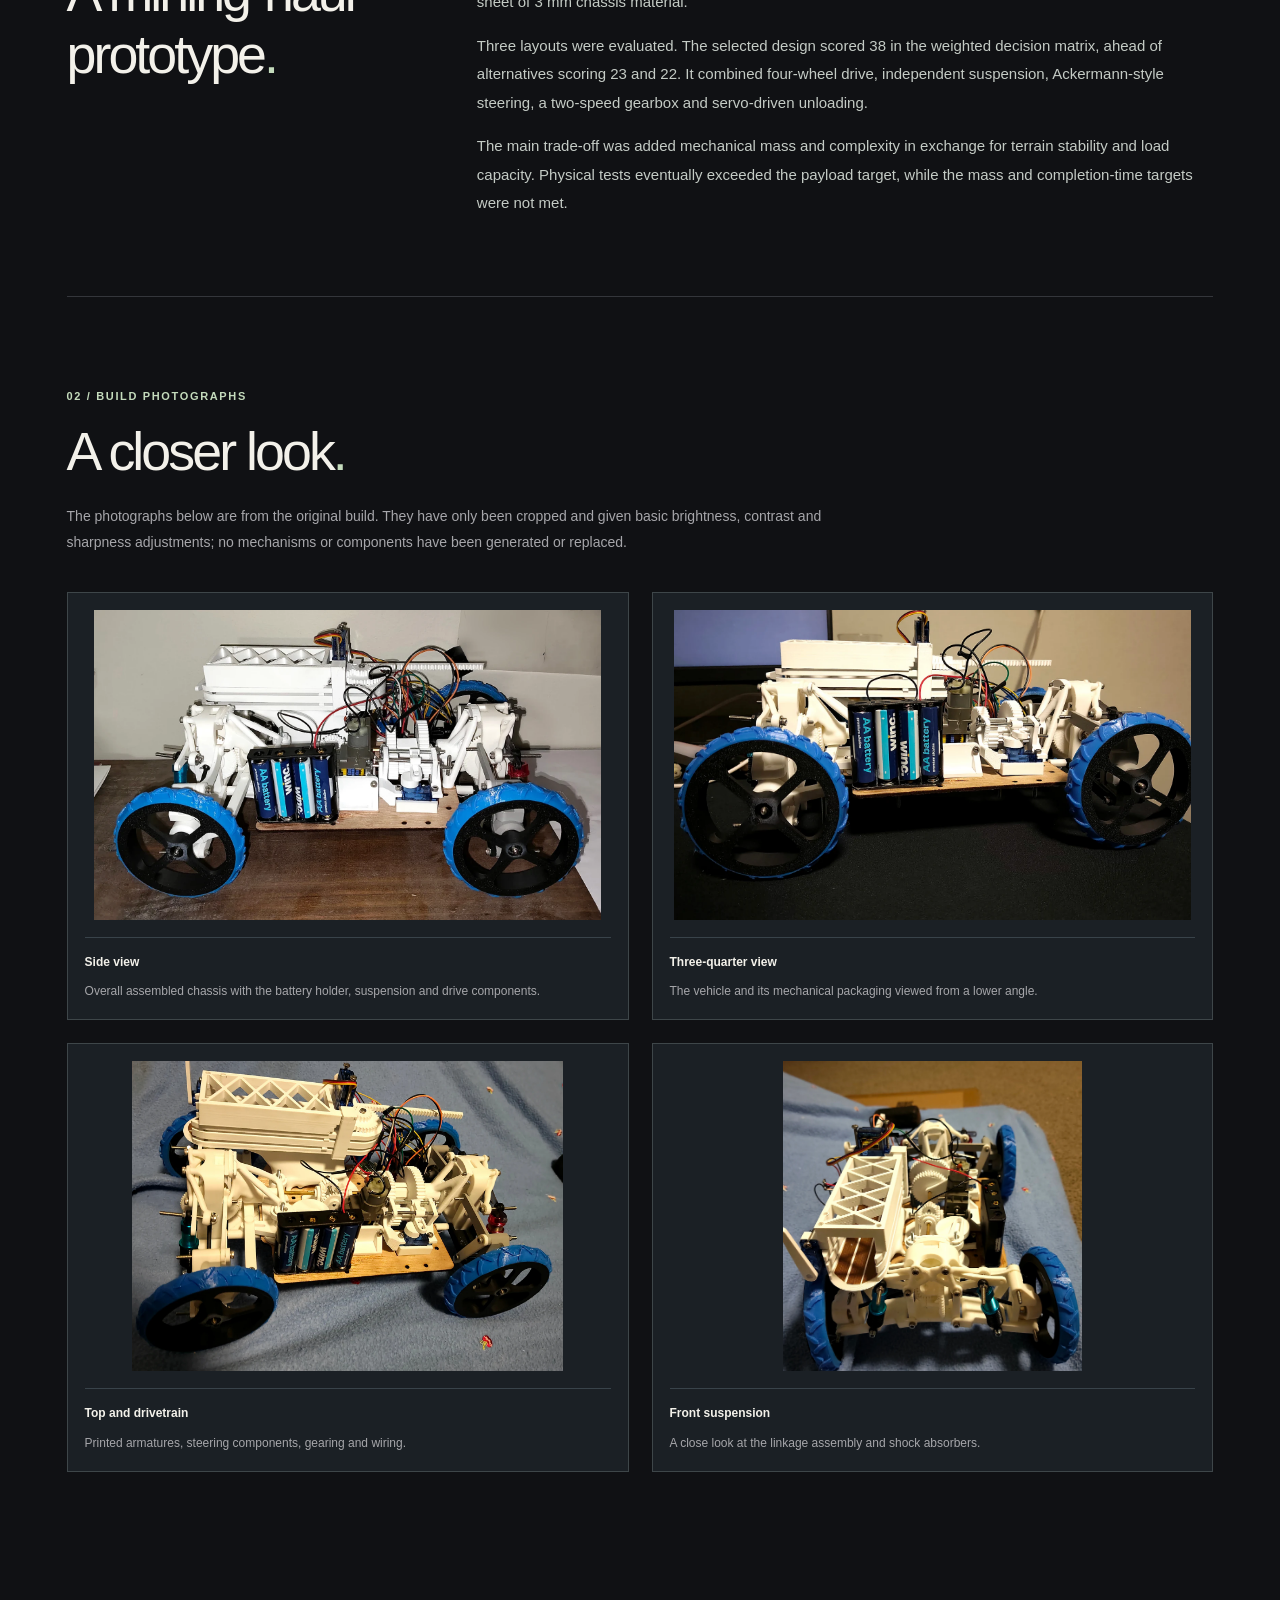
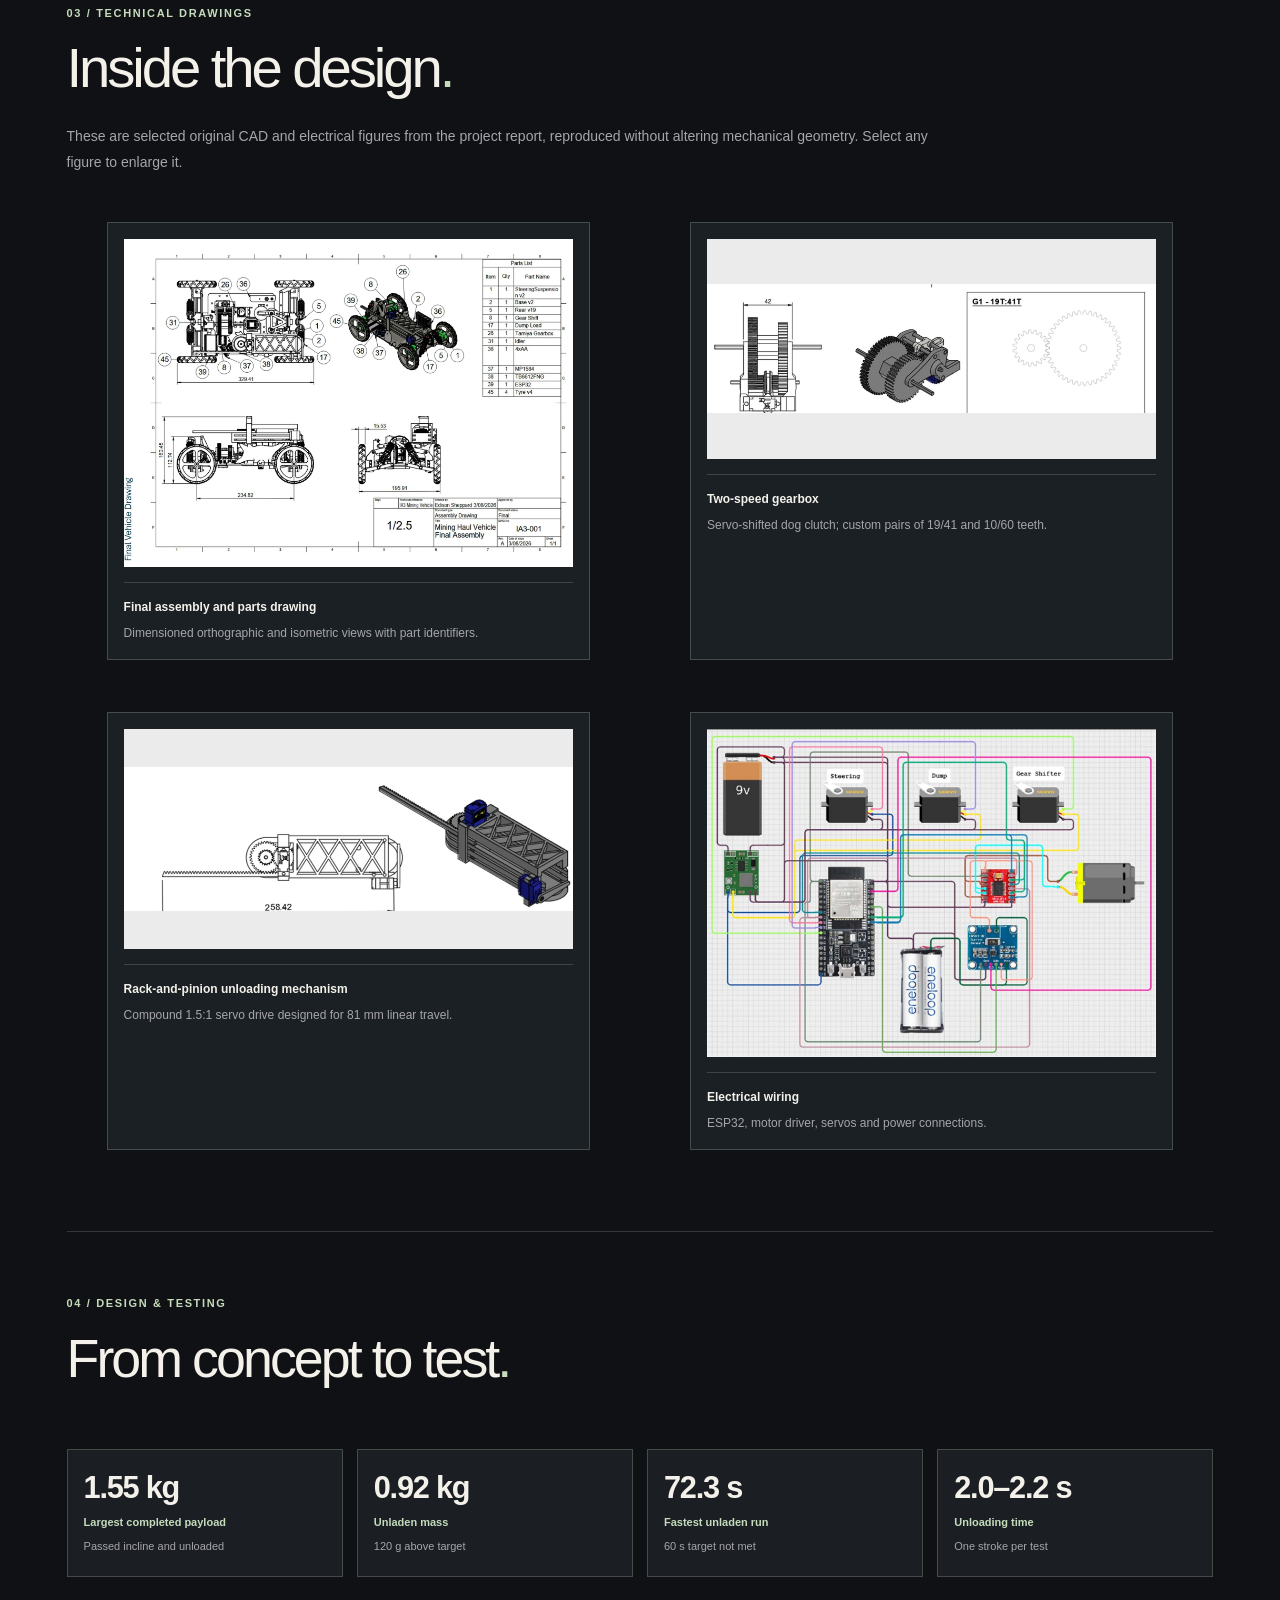
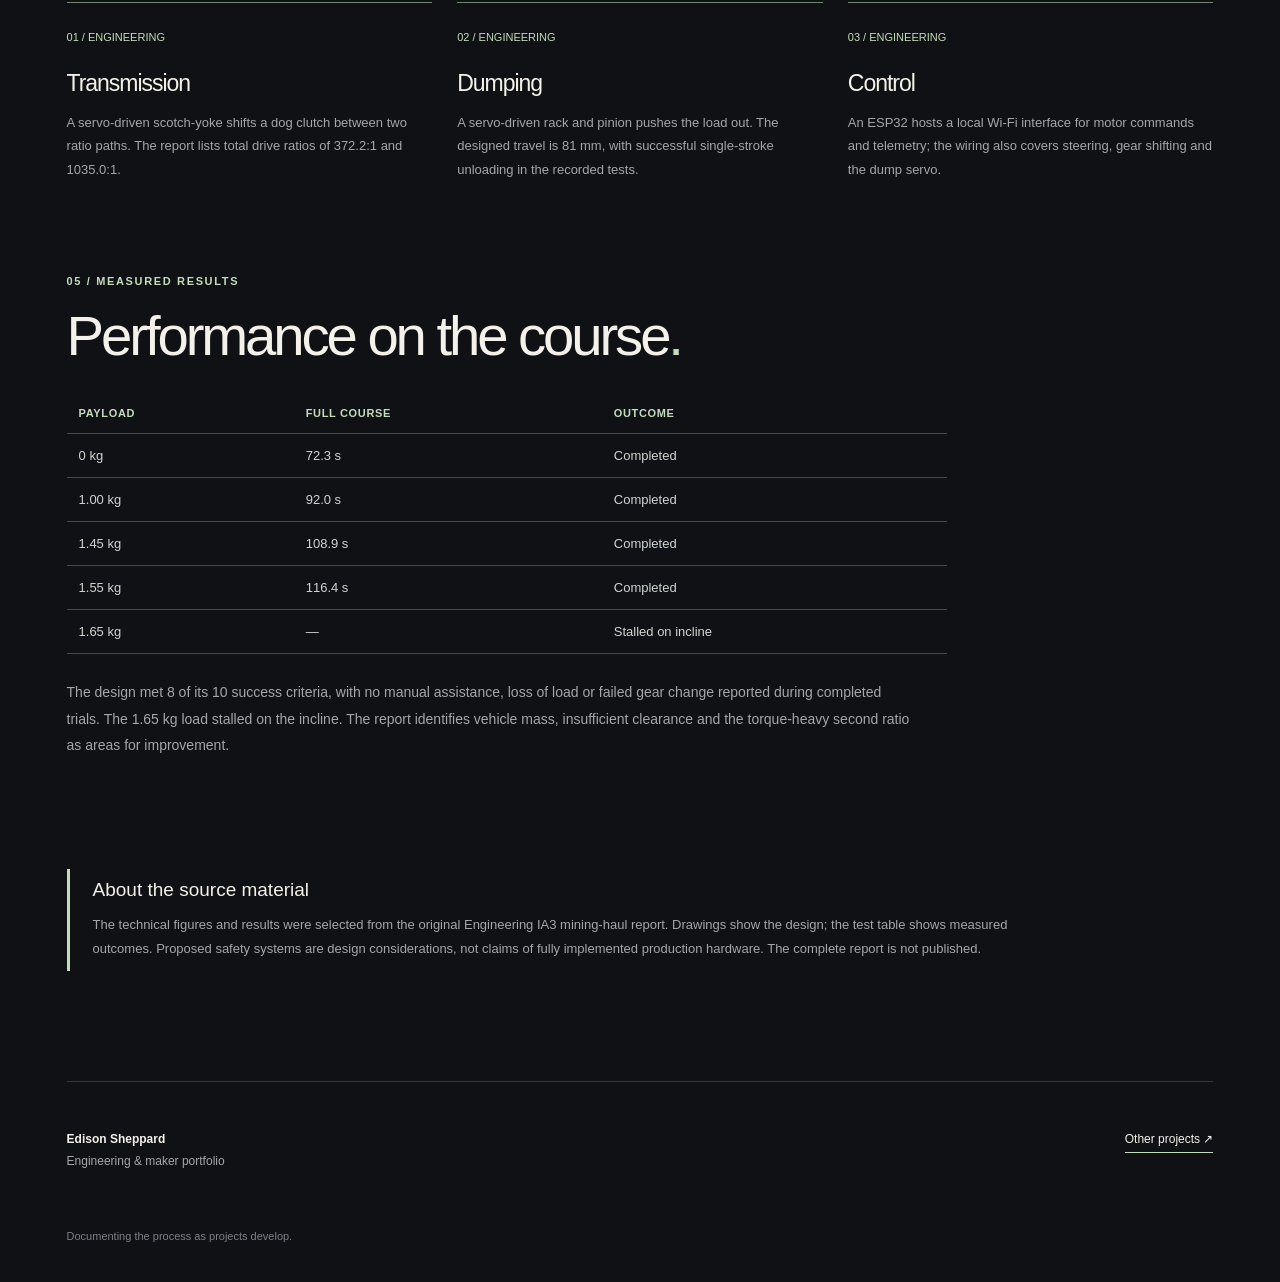
<file: site/projects/rc-car.html>
<!doctype html>
<html lang="en"><head>
<meta charset="utf-8"><meta name="viewport" content="width=device-width, initial-scale=1">
<meta name="theme-color" content="#101114"><meta name="description" content="A 1:20 mining-haul RC vehicle with two-speed dog clutch, four-wheel drive and servo dumping, tested with payloads up to 1.55 kg.">
<title>Custom Two-Speed RC Car · Edison Sheppard</title>
<link rel="icon" href="../favicon.svg" type="image/svg+xml">
<link rel="stylesheet" href="../styles.css"><link rel="stylesheet" href="../project-gallery.css">
</head><body><div class="shell">
<header class="masthead"><a class="wordmark" href="../" aria-label="Edison Sheppard home"><span class="wordmark-mark">ES<span class="mark-period">.</span></span><span class="wordmark-label">Edison Sheppard</span></a><a class="masthead-link" href="https://github.com/EdisonSheppard" target="_blank" rel="noopener noreferrer">GitHub ↗</a></header>
<main><a class="detail-back" href="../#projects">← Back to projects</a>
<section class="detail-hero"><div class="eyebrow">MECHANICAL DESIGN / MINING HAUL VEHICLE</div><h1>Custom Two-Speed<br><em>RC Car.</em></h1><p class="lead">A 1:20-scale mining-haul prototype designed to cross rough terrain and unload a payload, with four-wheel drive, independent suspension and a servo-shifted two-speed gearbox.</p><div class="detail-facts"><span><strong>Gear ratios</strong> / 372.2:1 / 1035:1</span><span><strong>Max payload tested</strong> / 1.55 kg</span><span><strong>Control</strong> / ESP32 Wi-Fi</span></div></section>
<figure class="detail-cover"><a href="../assets/rc-car/cover.webp" target="_blank" rel="noopener noreferrer" aria-label="Enlarge Custom Two-Speed RC Car photograph"><img src="../assets/rc-car/cover.webp" alt="Side view of the custom RC car with blue wheels, white printed suspension arms, exposed gears and electronics." fetchpriority="high"></a><figcaption><strong>Custom Two-Speed RC Car</strong> — photograph of the actual build, cropped and colour-corrected without changing the mechanism. Select to enlarge.</figcaption></figure>
<section class="detail-section" aria-labelledby="overview"><div><div class="detail-kicker">01 / DESIGN BRIEF</div><h2 id="overview">A mining-haul prototype<span class="accent">.</span></h2></div><div class="detail-prose"><p>The school engineering brief required a 1:20 mining haul vehicle to traverse 20 mm obstacles, a valley and 30° inclines before depositing its load. Constraints included a single 6 V drive motor, four AA batteries and a limited sheet of 3 mm chassis material.</p><p>Three layouts were evaluated. The selected design scored 38 in the weighted decision matrix, ahead of alternatives scoring 23 and 22. It combined four-wheel drive, independent suspension, Ackermann-style steering, a two-speed gearbox and servo-driven unloading.</p><p>The main trade-off was added mechanical mass and complexity in exchange for terrain stability and load capacity. Physical tests eventually exceeded the payload target, while the mass and completion-time targets were not met.</p></div></section>
<section class="detail-gallery-section" aria-labelledby="gallery-heading"><div class="detail-kicker">02 / BUILD PHOTOGRAPHS</div><h2 id="gallery-heading">A closer look<span class="accent">.</span></h2><p class="intro">The photographs below are from the original build. They have only been cropped and given basic brightness, contrast and sharpness adjustments; no mechanisms or components have been generated or replaced.</p><div class="detail-gallery"><figure><a href="../assets/rc-car/cover.webp" target="_blank" rel="noopener noreferrer" aria-label="Open Side view photo at full size"><img src="../assets/rc-car/cover.webp" alt="The assembled RC car viewed from the side, showing blue wheels, white suspension and exposed electronics." loading="lazy"></a><figcaption><strong>Side view</strong><span>Overall assembled chassis with the battery holder, suspension and drive components.</span></figcaption></figure>
<figure><a href="../assets/rc-car/three-quarter.webp" target="_blank" rel="noopener noreferrer" aria-label="Open Three-quarter view photo at full size"><img src="../assets/rc-car/three-quarter.webp" alt="Three-quarter view of the custom RC car, showing the wheels, printed structural pieces and battery pack." loading="lazy"></a><figcaption><strong>Three-quarter view</strong><span>The vehicle and its mechanical packaging viewed from a lower angle.</span></figcaption></figure>
<figure><a href="../assets/rc-car/top-detail.webp" target="_blank" rel="noopener noreferrer" aria-label="Open Top and drivetrain photo at full size"><img src="../assets/rc-car/top-detail.webp" alt="High-angle view of the RC car showing the chassis, gear train, wiring and steering mechanism." loading="lazy"></a><figcaption><strong>Top and drivetrain</strong><span>Printed armatures, steering components, gearing and wiring.</span></figcaption></figure>
<figure><a href="../assets/rc-car/front-suspension.webp" target="_blank" rel="noopener noreferrer" aria-label="Open Front suspension photo at full size"><img src="../assets/rc-car/front-suspension.webp" alt="Front view of the RC car focusing on the suspension arms, steering and blue dampers." loading="lazy"></a><figcaption><strong>Front suspension</strong><span>A close look at the linkage assembly and shock absorbers.</span></figcaption></figure></div></section>
<section class="doc-tech" aria-labelledby="cad-heading"><div class="detail-kicker">03 / TECHNICAL DRAWINGS</div><h2 id="cad-heading">Inside the design<span class="accent">.</span></h2><p>These are selected original CAD and electrical figures from the project report, reproduced without altering mechanical geometry. Select any figure to enlarge it.</p><div class="doc-tech-grid"><figure><a href="../assets/rc-car/assembly-drawing.webp" target="_blank" rel="noopener noreferrer" aria-label="Enlarge Final assembly and parts drawing"><img src="../assets/rc-car/assembly-drawing.webp" alt="Final assembly and parts drawing from the engineering report" loading="lazy"></a><figcaption><strong>Final assembly and parts drawing</strong><span>Dimensioned orthographic and isometric views with part identifiers.</span></figcaption></figure><figure><a href="../assets/rc-car/two-speed-gearbox.webp" target="_blank" rel="noopener noreferrer" aria-label="Enlarge Two-speed gearbox"><img src="../assets/rc-car/two-speed-gearbox.webp" alt="Two-speed gearbox from the engineering report" loading="lazy"></a><figcaption><strong>Two-speed gearbox</strong><span>Servo-shifted dog clutch; custom pairs of 19/41 and 10/60 teeth.</span></figcaption></figure><figure><a href="../assets/rc-car/servo-dump-mechanism.webp" target="_blank" rel="noopener noreferrer" aria-label="Enlarge Rack-and-pinion unloading mechanism"><img src="../assets/rc-car/servo-dump-mechanism.webp" alt="Rack-and-pinion unloading mechanism from the engineering report" loading="lazy"></a><figcaption><strong>Rack-and-pinion unloading mechanism</strong><span>Compound 1.5:1 servo drive designed for 81 mm linear travel.</span></figcaption></figure><figure><a href="../assets/rc-car/control-circuit.webp" target="_blank" rel="noopener noreferrer" aria-label="Enlarge Electrical wiring"><img src="../assets/rc-car/control-circuit.webp" alt="Electrical wiring from the engineering report" loading="lazy"></a><figcaption><strong>Electrical wiring</strong><span>ESP32, motor driver, servos and power connections.</span></figcaption></figure></div></section><section class="detail-design" aria-labelledby="engineering-heading"><div class="detail-kicker">04 / DESIGN &amp; TESTING</div><h2 id="engineering-heading">From concept to test<span class="accent">.</span></h2></section><div class="doc-metrics"><div><strong>1.55 kg</strong><span>Largest completed payload</span><small>Passed incline and unloaded</small></div><div><strong>0.92 kg</strong><span>Unladen mass</span><small>120 g above target</small></div><div><strong>72.3 s</strong><span>Fastest unladen run</span><small>60 s target not met</small></div><div><strong>2.0–2.2 s</strong><span>Unloading time</span><small>One stroke per test</small></div></div><div class="detail-features"><article><span class="number">01 / ENGINEERING</span><h3>Transmission</h3><p>A servo-driven scotch-yoke shifts a dog clutch between two ratio paths. The report lists total drive ratios of 372.2:1 and 1035.0:1.</p></article><article><span class="number">02 / ENGINEERING</span><h3>Dumping</h3><p>A servo-driven rack and pinion pushes the load out. The designed travel is 81 mm, with successful single-stroke unloading in the recorded tests.</p></article><article><span class="number">03 / ENGINEERING</span><h3>Control</h3><p>An ESP32 hosts a local Wi-Fi interface for motor commands and telemetry; the wiring also covers steering, gear shifting and the dump servo.</p></article></div><section class="doc-results" aria-labelledby="test-results-heading"><div class="detail-kicker">05 / MEASURED RESULTS</div><h2 id="test-results-heading">Performance on the course<span class="accent">.</span></h2><table><thead><tr><th>Payload</th><th>Full course</th><th>Outcome</th></tr></thead><tbody><tr><td>0 kg</td><td>72.3 s</td><td>Completed</td></tr><tr><td>1.00 kg</td><td>92.0 s</td><td>Completed</td></tr><tr><td>1.45 kg</td><td>108.9 s</td><td>Completed</td></tr><tr><td>1.55 kg</td><td>116.4 s</td><td>Completed</td></tr><tr><td>1.65 kg</td><td>—</td><td>Stalled on incline</td></tr></tbody></table><p>The design met 8 of its 10 success criteria, with no manual assistance, loss of load or failed gear change reported during completed trials. The 1.65 kg load stalled on the incline. The report identifies vehicle mass, insufficient clearance and the torque-heavy second ratio as areas for improvement.</p></section><aside class="detail-caveat"><h3>About the source material</h3><p>The technical figures and results were selected from the original Engineering IA3 mining-haul report. Drawings show the design; the test table shows measured outcomes. Proposed safety systems are design considerations, not claims of fully implemented production hardware. The complete report is not published.</p></aside>
</main><footer class="footer"><div><span class="footer-name">Edison Sheppard</span><p>Engineering & maker portfolio</p></div><a href="../#projects">Other projects ↗</a><span class="footer-bottom">Documenting the process as projects develop.</span></footer>
</div></body></html>
</file>
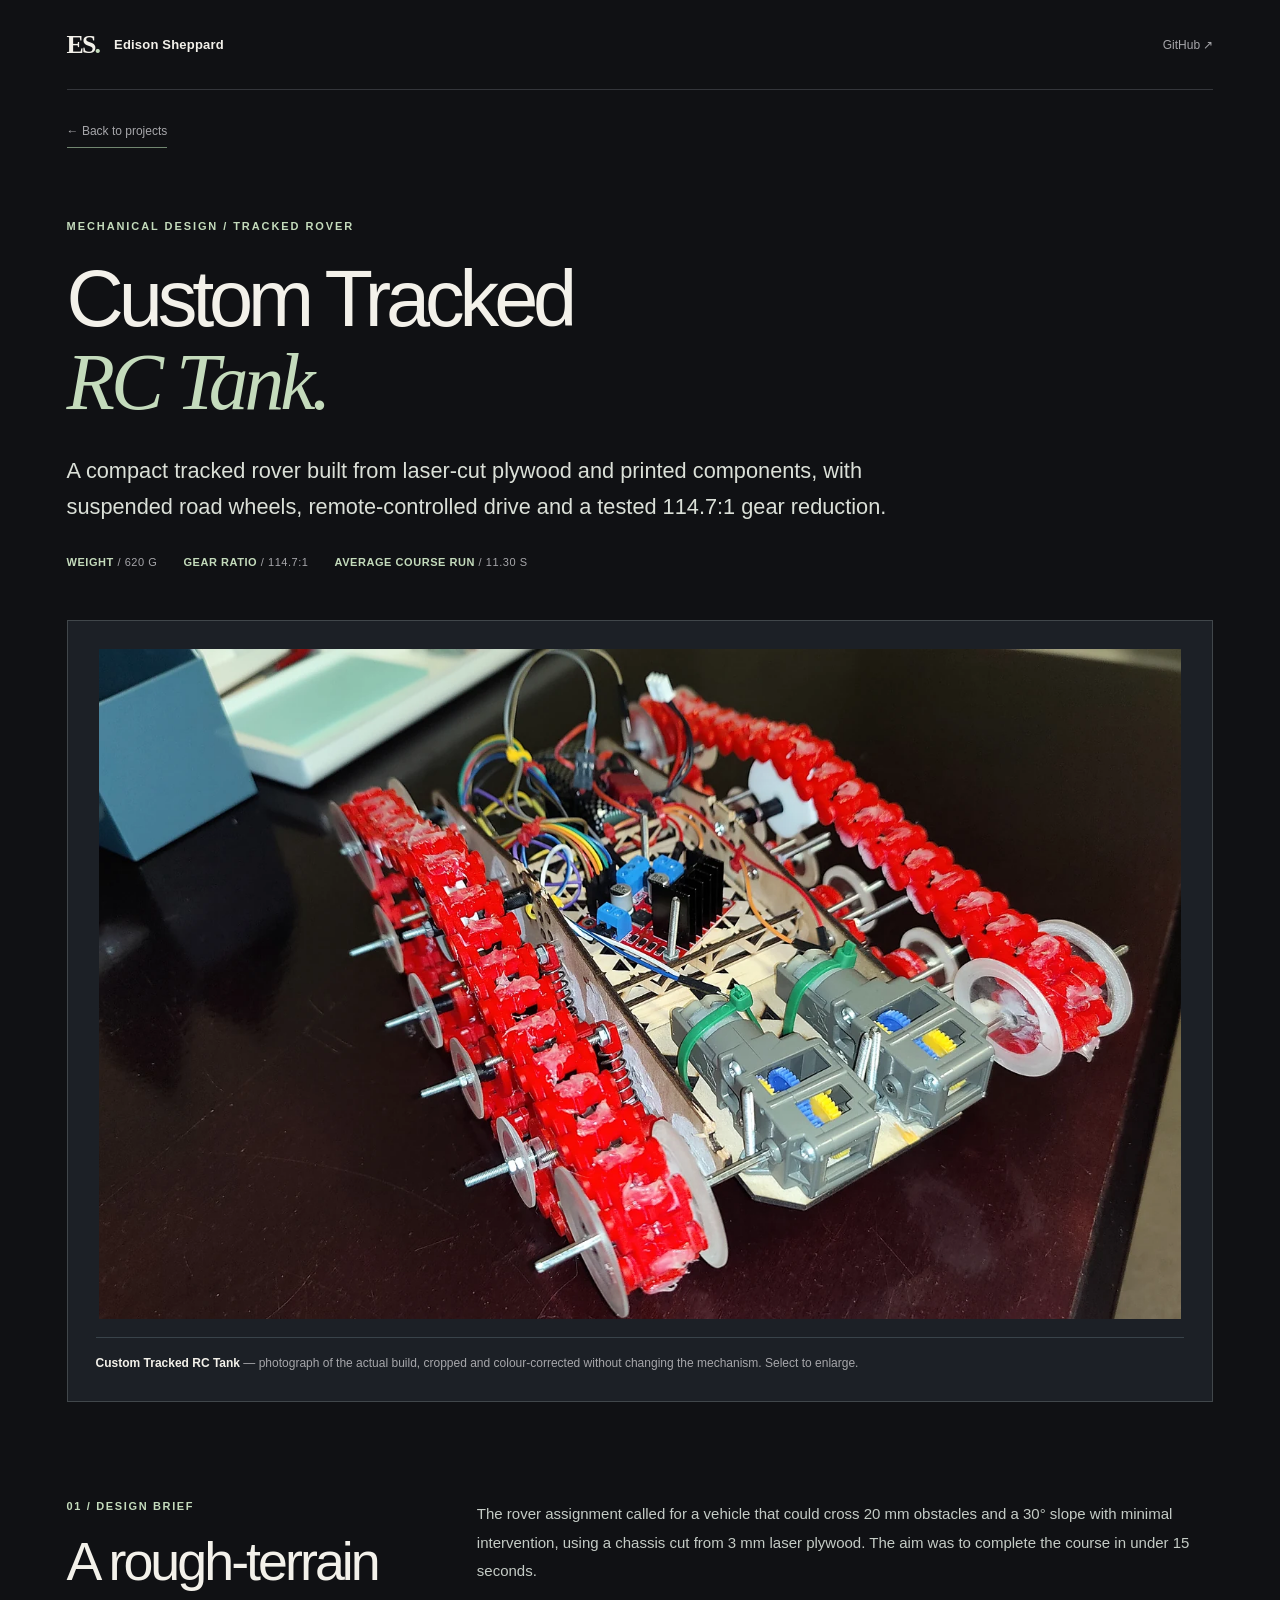
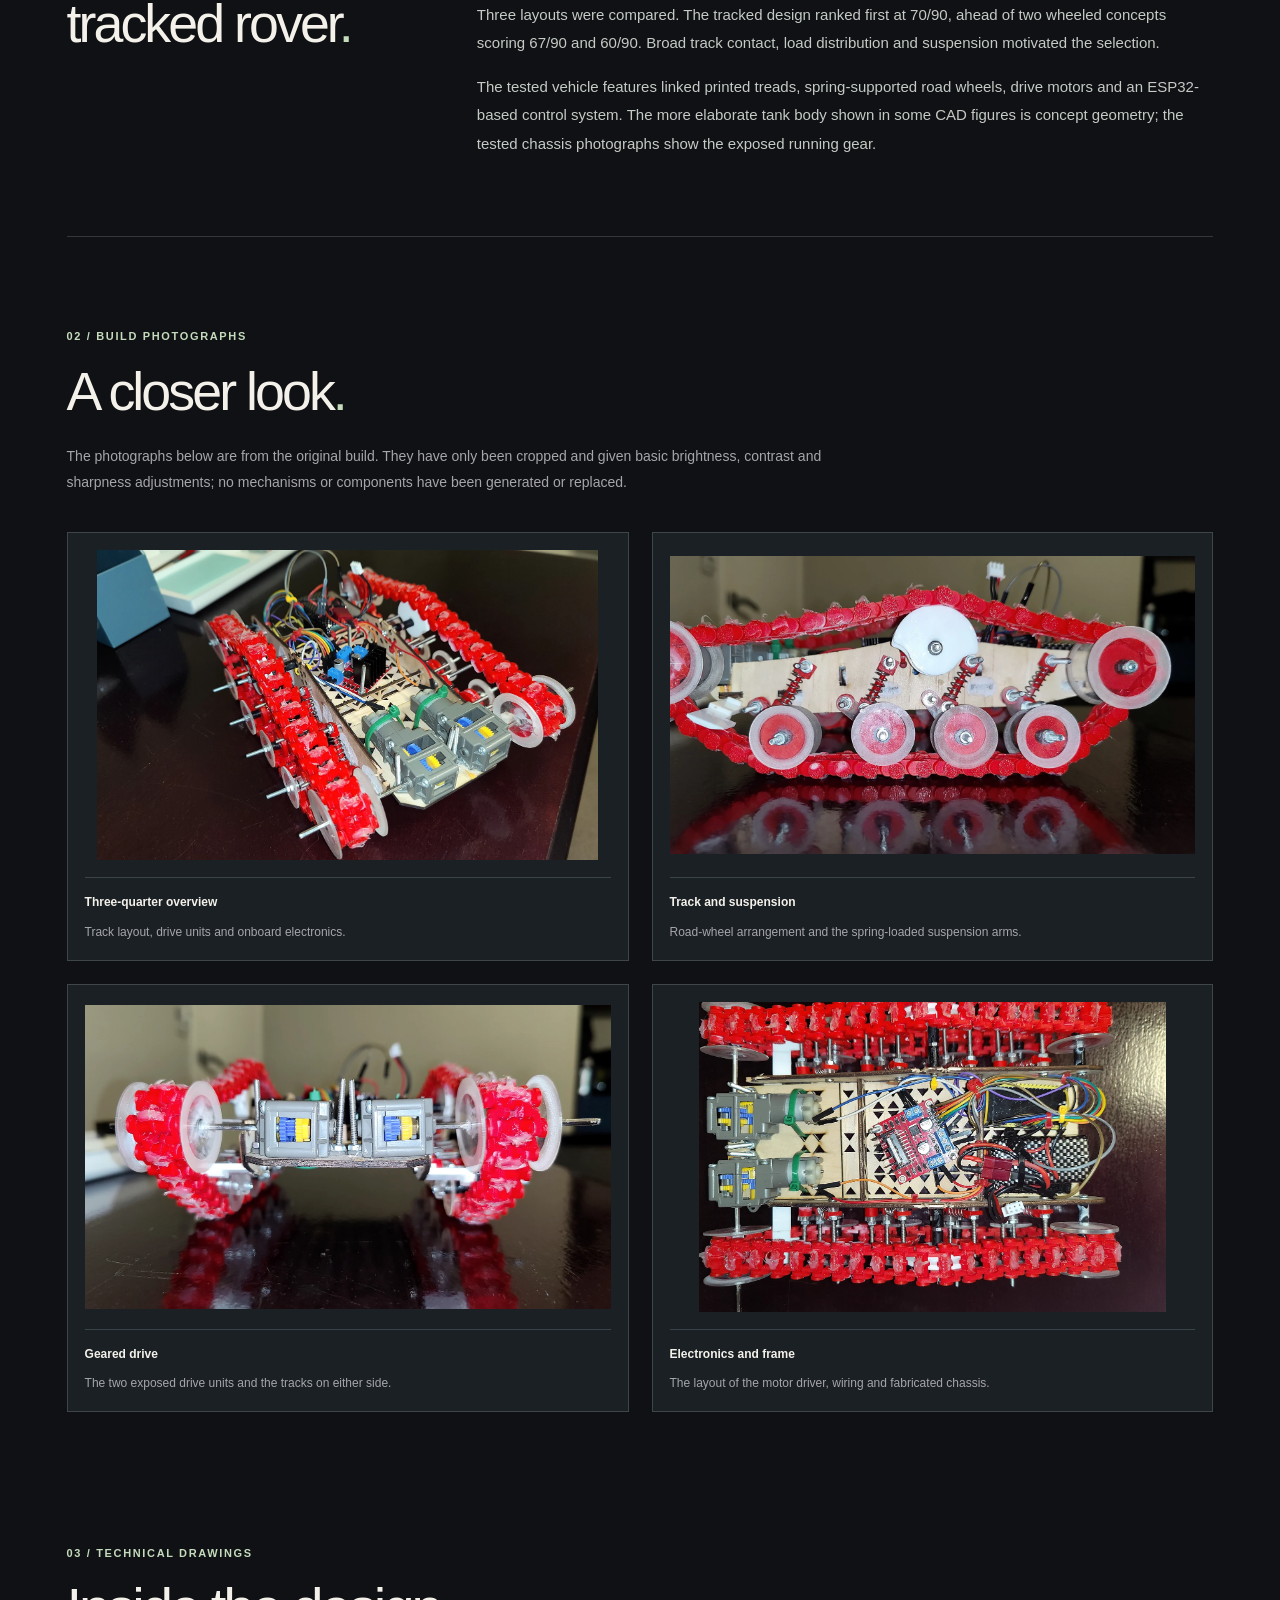
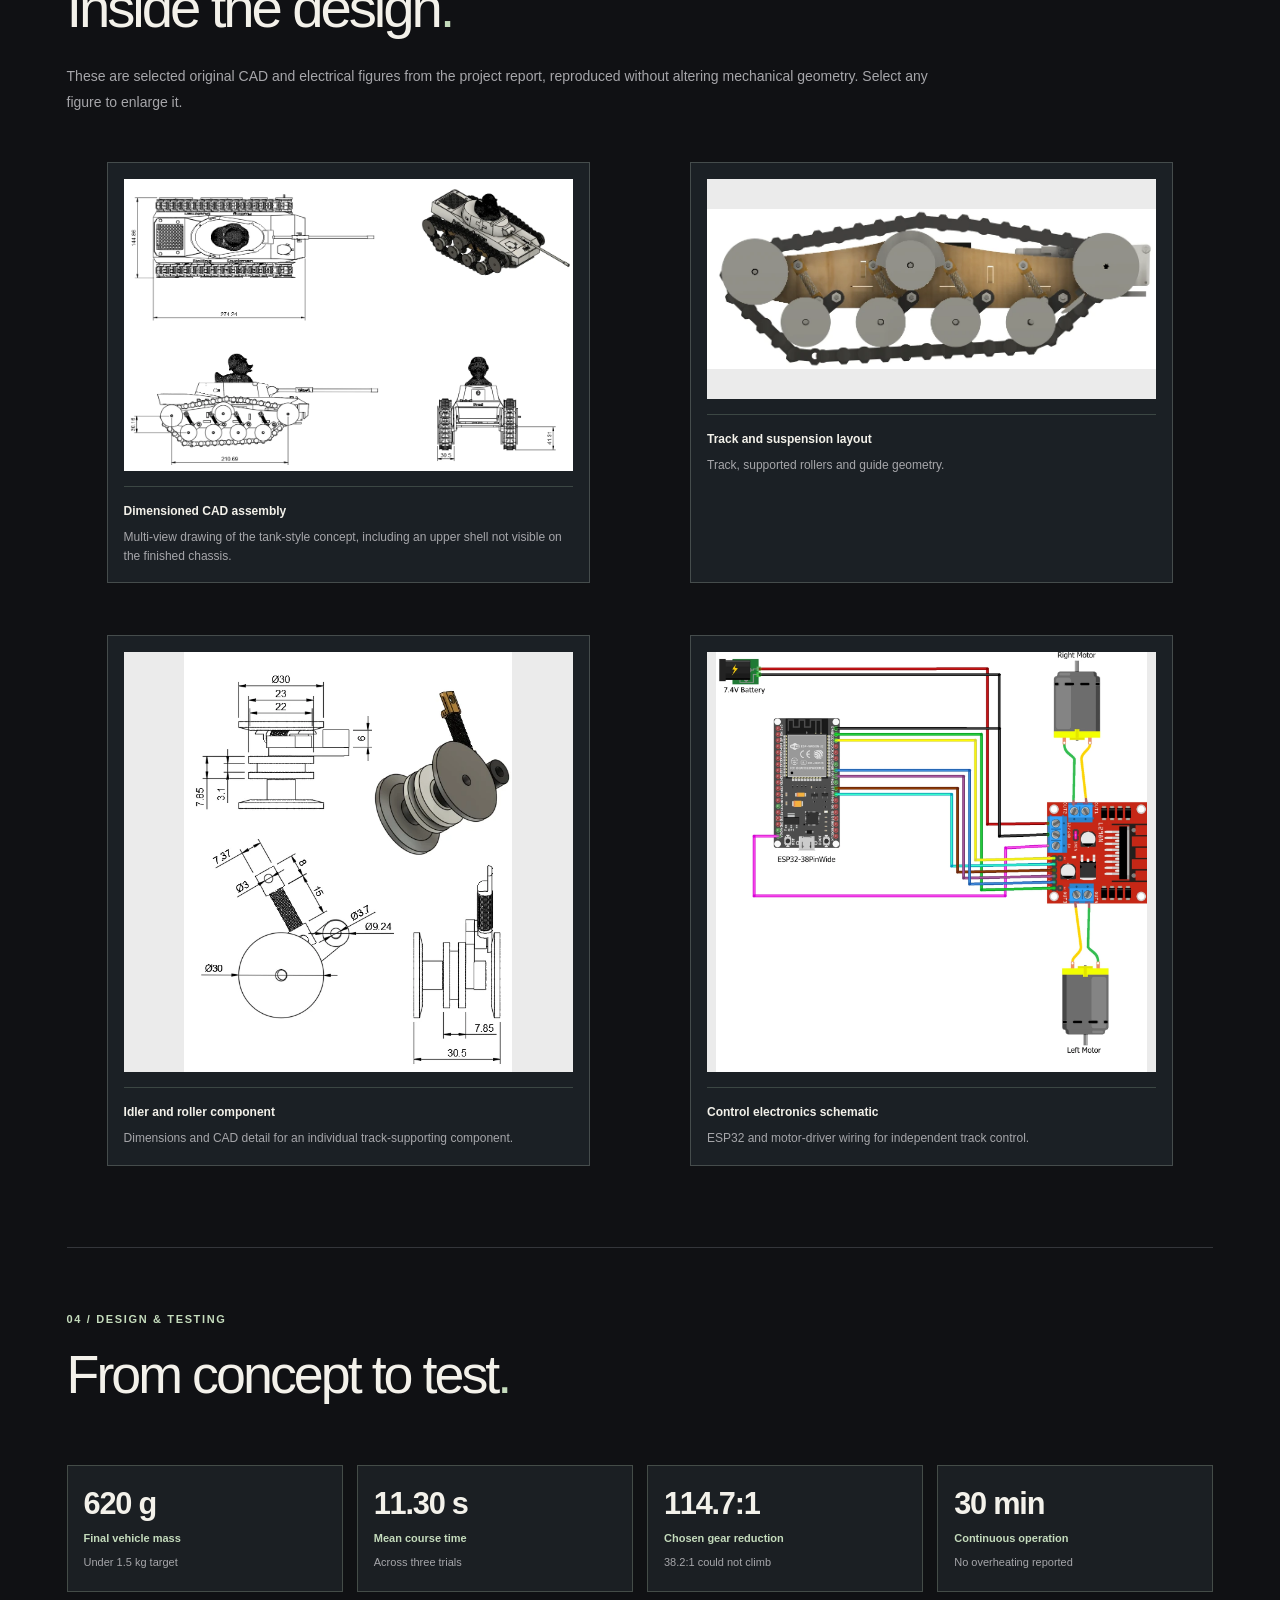
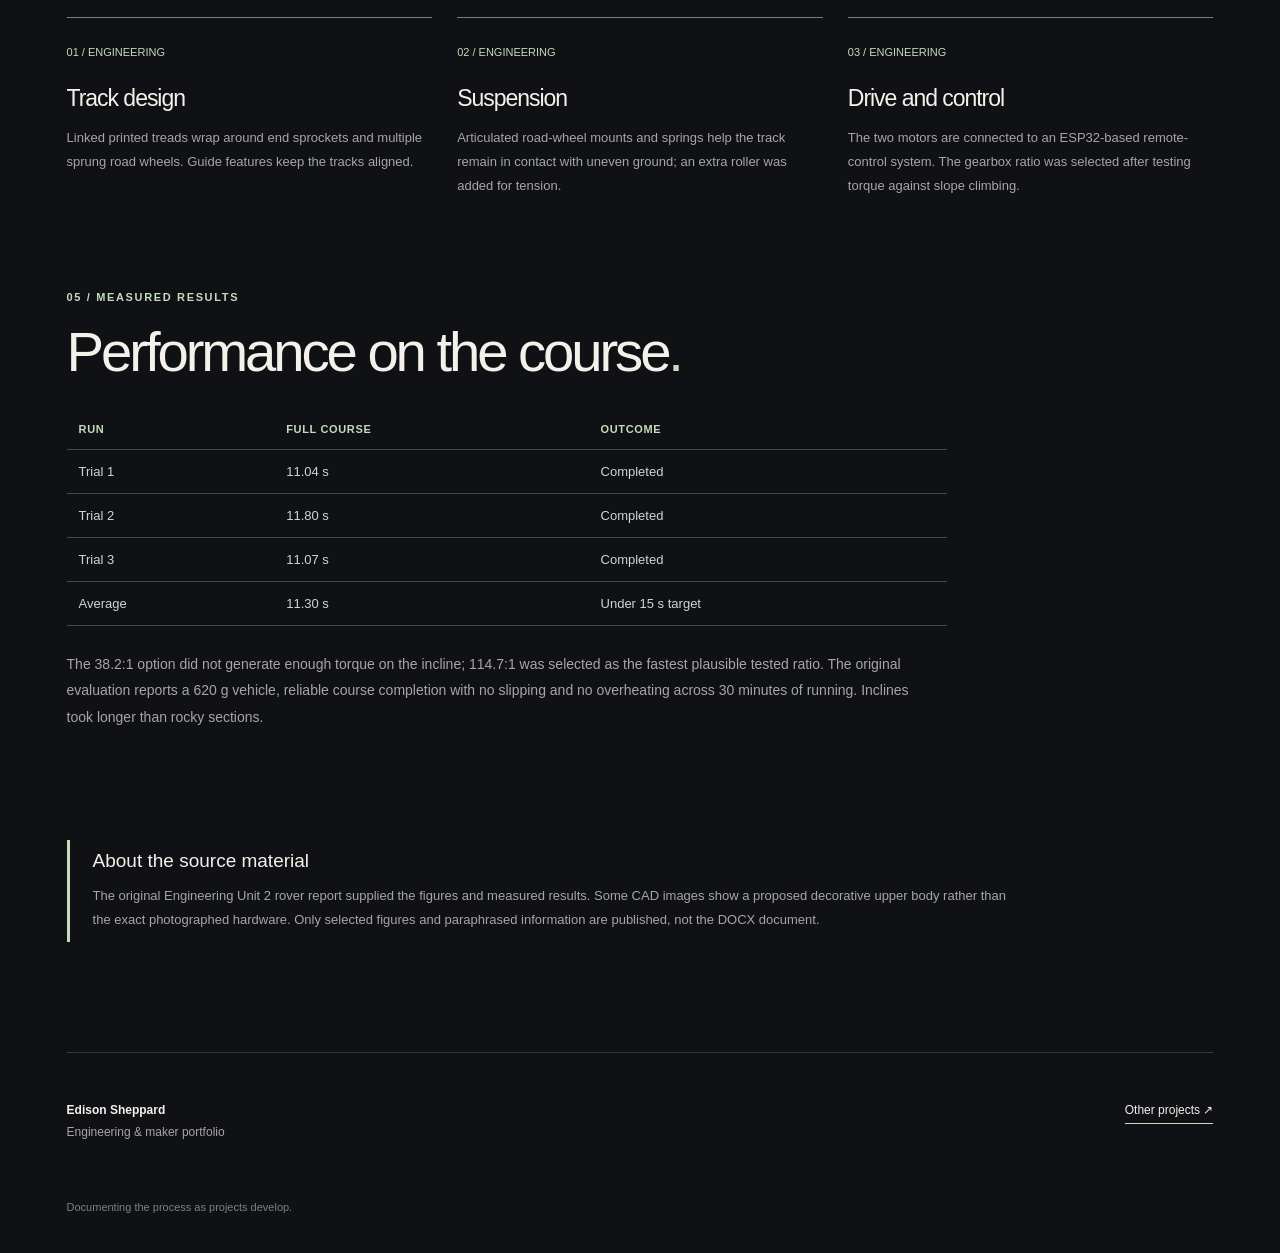
<file: site/projects/rc-tank.html>
<!doctype html>
<html lang="en"><head>
<meta charset="utf-8"><meta name="viewport" content="width=device-width, initial-scale=1">
<meta name="theme-color" content="#101114"><meta name="description" content="A 620 g tracked rover with 3D-printed links, suspended rollers, ESP32 control and a measured average course time of 11.30 s.">
<title>Custom Tracked RC Tank · Edison Sheppard</title>
<link rel="icon" href="../favicon.svg" type="image/svg+xml">
<link rel="stylesheet" href="../styles.css"><link rel="stylesheet" href="../project-gallery.css">
</head><body><div class="shell">
<header class="masthead"><a class="wordmark" href="../" aria-label="Edison Sheppard home"><span class="wordmark-mark">ES<span class="mark-period">.</span></span><span class="wordmark-label">Edison Sheppard</span></a><a class="masthead-link" href="https://github.com/EdisonSheppard" target="_blank" rel="noopener noreferrer">GitHub ↗</a></header>
<main><a class="detail-back" href="../#projects">← Back to projects</a>
<section class="detail-hero"><div class="eyebrow">MECHANICAL DESIGN / TRACKED ROVER</div><h1>Custom Tracked<br><em>RC Tank.</em></h1><p class="lead">A compact tracked rover built from laser-cut plywood and printed components, with suspended road wheels, remote-controlled drive and a tested 114.7:1 gear reduction.</p><div class="detail-facts"><span><strong>Weight</strong> / 620 g</span><span><strong>Gear ratio</strong> / 114.7:1</span><span><strong>Average course run</strong> / 11.30 s</span></div></section>
<figure class="detail-cover"><a href="../assets/rc-tank/cover.webp" target="_blank" rel="noopener noreferrer" aria-label="Enlarge Custom Tracked RC Tank photograph"><img src="../assets/rc-tank/cover.webp" alt="Angled view of the custom tracked RC tank chassis, showing red printed treads, drive units and exposed electronics." fetchpriority="high"></a><figcaption><strong>Custom Tracked RC Tank</strong> — photograph of the actual build, cropped and colour-corrected without changing the mechanism. Select to enlarge.</figcaption></figure>
<section class="detail-section" aria-labelledby="overview"><div><div class="detail-kicker">01 / DESIGN BRIEF</div><h2 id="overview">A rough-terrain tracked rover<span class="accent">.</span></h2></div><div class="detail-prose"><p>The rover assignment called for a vehicle that could cross 20 mm obstacles and a 30° slope with minimal intervention, using a chassis cut from 3 mm laser plywood. The aim was to complete the course in under 15 seconds.</p><p>Three layouts were compared. The tracked design ranked first at 70/90, ahead of two wheeled concepts scoring 67/90 and 60/90. Broad track contact, load distribution and suspension motivated the selection.</p><p>The tested vehicle features linked printed treads, spring-supported road wheels, drive motors and an ESP32-based control system. The more elaborate tank body shown in some CAD figures is concept geometry; the tested chassis photographs show the exposed running gear.</p></div></section>
<section class="detail-gallery-section" aria-labelledby="gallery-heading"><div class="detail-kicker">02 / BUILD PHOTOGRAPHS</div><h2 id="gallery-heading">A closer look<span class="accent">.</span></h2><p class="intro">The photographs below are from the original build. They have only been cropped and given basic brightness, contrast and sharpness adjustments; no mechanisms or components have been generated or replaced.</p><div class="detail-gallery"><figure><a href="../assets/rc-tank/cover.webp" target="_blank" rel="noopener noreferrer" aria-label="Open Three-quarter overview photo at full size"><img src="../assets/rc-tank/cover.webp" alt="Three-quarter view of the tank chassis with red tracks, exposed motor units and wiring." loading="lazy"></a><figcaption><strong>Three-quarter overview</strong><span>Track layout, drive units and onboard electronics.</span></figcaption></figure>
<figure><a href="../assets/rc-tank/track-profile.webp" target="_blank" rel="noopener noreferrer" aria-label="Open Track and suspension photo at full size"><img src="../assets/rc-tank/track-profile.webp" alt="Side profile of the tank track with red tread links, multiple road wheels and spring-loaded arms." loading="lazy"></a><figcaption><strong>Track and suspension</strong><span>Road-wheel arrangement and the spring-loaded suspension arms.</span></figcaption></figure>
<figure><a href="../assets/rc-tank/drivetrain.webp" target="_blank" rel="noopener noreferrer" aria-label="Open Geared drive photo at full size"><img src="../assets/rc-tank/drivetrain.webp" alt="End-on view showing the paired gear-motor units between the tracked assemblies." loading="lazy"></a><figcaption><strong>Geared drive</strong><span>The two exposed drive units and the tracks on either side.</span></figcaption></figure>
<figure><a href="../assets/rc-tank/top-electronics.webp" target="_blank" rel="noopener noreferrer" aria-label="Open Electronics and frame photo at full size"><img src="../assets/rc-tank/top-electronics.webp" alt="Overhead view of the tracked chassis with wiring, motor controller board and two drive units." loading="lazy"></a><figcaption><strong>Electronics and frame</strong><span>The layout of the motor driver, wiring and fabricated chassis.</span></figcaption></figure></div></section>
<section class="doc-tech" aria-labelledby="cad-heading"><div class="detail-kicker">03 / TECHNICAL DRAWINGS</div><h2 id="cad-heading">Inside the design<span class="accent">.</span></h2><p>These are selected original CAD and electrical figures from the project report, reproduced without altering mechanical geometry. Select any figure to enlarge it.</p><div class="doc-tech-grid"><figure><a href="../assets/rc-tank/dimensioned-assembly.webp" target="_blank" rel="noopener noreferrer" aria-label="Enlarge Dimensioned CAD assembly"><img src="../assets/rc-tank/dimensioned-assembly.webp" alt="Dimensioned CAD assembly from the engineering report" loading="lazy"></a><figcaption><strong>Dimensioned CAD assembly</strong><span>Multi-view drawing of the tank-style concept, including an upper shell not visible on the finished chassis.</span></figcaption></figure><figure><a href="../assets/rc-tank/track-suspension-layout.webp" target="_blank" rel="noopener noreferrer" aria-label="Enlarge Track and suspension layout"><img src="../assets/rc-tank/track-suspension-layout.webp" alt="Track and suspension layout from the engineering report" loading="lazy"></a><figcaption><strong>Track and suspension layout</strong><span>Track, supported rollers and guide geometry.</span></figcaption></figure><figure><a href="../assets/rc-tank/idler-assembly.webp" target="_blank" rel="noopener noreferrer" aria-label="Enlarge Idler and roller component"><img src="../assets/rc-tank/idler-assembly.webp" alt="Idler and roller component from the engineering report" loading="lazy"></a><figcaption><strong>Idler and roller component</strong><span>Dimensions and CAD detail for an individual track-supporting component.</span></figcaption></figure><figure><a href="../assets/rc-tank/controller-wiring.webp" target="_blank" rel="noopener noreferrer" aria-label="Enlarge Control electronics schematic"><img src="../assets/rc-tank/controller-wiring.webp" alt="Control electronics schematic from the engineering report" loading="lazy"></a><figcaption><strong>Control electronics schematic</strong><span>ESP32 and motor-driver wiring for independent track control.</span></figcaption></figure></div></section><section class="detail-design" aria-labelledby="engineering-heading"><div class="detail-kicker">04 / DESIGN &amp; TESTING</div><h2 id="engineering-heading">From concept to test<span class="accent">.</span></h2></section><div class="doc-metrics"><div><strong>620 g</strong><span>Final vehicle mass</span><small>Under 1.5 kg target</small></div><div><strong>11.30 s</strong><span>Mean course time</span><small>Across three trials</small></div><div><strong>114.7:1</strong><span>Chosen gear reduction</span><small>38.2:1 could not climb</small></div><div><strong>30 min</strong><span>Continuous operation</span><small>No overheating reported</small></div></div><div class="detail-features"><article><span class="number">01 / ENGINEERING</span><h3>Track design</h3><p>Linked printed treads wrap around end sprockets and multiple sprung road wheels. Guide features keep the tracks aligned.</p></article><article><span class="number">02 / ENGINEERING</span><h3>Suspension</h3><p>Articulated road-wheel mounts and springs help the track remain in contact with uneven ground; an extra roller was added for tension.</p></article><article><span class="number">03 / ENGINEERING</span><h3>Drive and control</h3><p>The two motors are connected to an ESP32-based remote-control system. The gearbox ratio was selected after testing torque against slope climbing.</p></article></div><section class="doc-results" aria-labelledby="test-results-heading"><div class="detail-kicker">05 / MEASURED RESULTS</div><h2 id="test-results-heading">Performance on the course<span class="accent">.</span></h2><table><thead><tr><th>Run</th><th>Full course</th><th>Outcome</th></tr></thead><tbody><tr><td>Trial 1</td><td>11.04 s</td><td>Completed</td></tr><tr><td>Trial 2</td><td>11.80 s</td><td>Completed</td></tr><tr><td>Trial 3</td><td>11.07 s</td><td>Completed</td></tr><tr><td>Average</td><td>11.30 s</td><td>Under 15 s target</td></tr></tbody></table><p>The 38.2:1 option did not generate enough torque on the incline; 114.7:1 was selected as the fastest plausible tested ratio. The original evaluation reports a 620 g vehicle, reliable course completion with no slipping and no overheating across 30 minutes of running. Inclines took longer than rocky sections.</p></section><aside class="detail-caveat"><h3>About the source material</h3><p>The original Engineering Unit 2 rover report supplied the figures and measured results. Some CAD images show a proposed decorative upper body rather than the exact photographed hardware. Only selected figures and paraphrased information are published, not the DOCX document.</p></aside>
</main><footer class="footer"><div><span class="footer-name">Edison Sheppard</span><p>Engineering & maker portfolio</p></div><a href="../#projects">Other projects ↗</a><span class="footer-bottom">Documenting the process as projects develop.</span></footer>
</div></body></html>
</file>
<file: site/styles.css>
:root{color-scheme:dark;--bg:#101114;--panel:#17191d;--panel2:#1d2025;--text:#f3f1ea;--muted:#a6a6aa;--faint:#7c8089;--line:#34363b;--accent:#c4dbbc;--radius:6px;font-family:Inter,"Helvetica Neue",Arial,sans-serif;font-synthesis:none}
*{box-sizing:border-box}html{scroll-behavior:smooth}body{margin:0;background:var(--bg);color:var(--text);-webkit-font-smoothing:antialiased}a{color:inherit;text-decoration:none}a:focus-visible{outline:2px solid var(--accent);outline-offset:5px}::selection{background:#52735c;color:white}.shell{max-width:1512px;margin:auto;padding:0 clamp(22px,5.2vw,96px)}.masthead{height:90px;display:flex;align-items:center;justify-content:space-between;border-bottom:1px solid var(--line)}.wordmark{display:flex;gap:15px;align-items:center;font-size:13px;font-weight:600;letter-spacing:.015em}.wordmark-mark{font-family:Georgia,serif;font-size:26px;letter-spacing:-.075em}.mark-period,.accent,.visual-symbol span{color:var(--accent)}.masthead-link{font-size:12px;color:var(--muted);transition:color .15s}.masthead-link:hover,.text-link:hover,.footer a:hover{color:var(--accent)}.section{padding:110px 0}.hero{min-height:650px;display:grid;grid-template-columns:1.1fr .9fr;align-items:center;gap:7vw}.eyebrow{color:var(--accent);font-weight:650;font-size:11px;letter-spacing:.175em}.signal{display:inline-block;width:6px;height:6px;vertical-align:2px;margin-right:10px;border-radius:50%;background:var(--accent)}h1,h2,h3,p{margin-top:0}h1{font-size:clamp(48px,6vw,96px);font-weight:520;letter-spacing:-.065em;line-height:1.05;margin:30px 0 34px}h1 em{font-family:Georgia,serif;font-weight:400;letter-spacing:-.05em;color:var(--accent)}.hero-lead{font-size:clamp(17px,1.5vw,21px);line-height:1.63;max-width:590px;margin-bottom:21px;color:#e5e6e3}.hero-detail{max-width:560px;line-height:1.8;color:var(--muted);font-size:14px;margin-bottom:35px}.text-link{display:inline-flex;gap:25px;border-bottom:1px solid var(--accent);padding-bottom:10px;font-size:12px;font-weight:700;transition:color .15s}.hero-visual{position:relative;min-height:485px;height:100%;max-height:620px;overflow:hidden;background:linear-gradient(145deg,#252a2b,#15191e 60%,#1e2427);border:1px solid #424a46;isolation:isolate}.focus-strip{border-top:1px solid var(--line);border-bottom:1px solid var(--line);display:flex;gap:30px;align-items:center;justify-content:center;flex-wrap:wrap;padding:22px 0;font-size:11px;text-transform:uppercase;letter-spacing:.1em;color:#a9aba8}.separator{color:#667167}.section-heading{display:flex;justify-content:space-between;align-items:end;gap:35px;margin-bottom:43px}.section-heading h2{font-size:clamp(40px,4.5vw,68px);font-weight:500;letter-spacing:-.06em;margin:20px 0 0}.section-heading>p{max-width:290px;font-size:13px;line-height:1.7;color:var(--muted);margin-bottom:0}.project-grid{display:grid;grid-template-columns:repeat(3,minmax(0,1fr));gap:20px}.project-card{display:flex;flex-direction:column;min-width:0;background:var(--panel);border:1px solid #303339;transition:transform .2s,border-color .2s}.project-card:hover{transform:translateY(-3px);border-color:#748571}.project-media{aspect-ratio:1.3;background:linear-gradient(135deg,#252b29,#1a1d23);display:flex;align-items:center;justify-content:center;overflow:hidden}.project-media img{width:100%;height:100%;object-fit:cover}.project-placeholder{font:normal 60px Georgia,serif;color:#5f7465}.project-body{padding:25px 25px 28px;flex:1;display:flex;flex-direction:column}.project-meta{font-size:10px;letter-spacing:.11em;text-transform:uppercase;color:var(--accent);margin-bottom:14px}.project-body h3{font-size:24px;font-weight:550;letter-spacing:-.04em;margin-bottom:12px}.project-body p{color:var(--muted);font-size:13px;line-height:1.75}.project-tags{margin:auto 0 24px;display:flex;gap:7px;flex-wrap:wrap;padding-top:14px}.project-tag{border:1px solid #48504a;padding:6px 9px;font-size:10px;color:#c0c9be}.project-actions{display:flex;gap:18px;flex-wrap:wrap}.project-actions a{font-weight:650;font-size:12px;border-bottom:1px solid #536a58;padding-bottom:5px}.project-actions a:hover{color:var(--accent)}.empty-state{grid-column:1/-1;border:1px dashed #4b4f50;min-height:250px;padding:50px 30px;display:flex;flex-direction:column;justify-content:center;align-items:center;text-align:center;background:#16181b}.empty-icon{font-size:50px;color:var(--accent);font-weight:200;margin-bottom:14px}.empty-state h3{font-size:23px;font-weight:500;margin-bottom:12px}.empty-state p{font-size:13px;color:var(--muted);line-height:1.7;max-width:360px;margin:0}.process-section{border-top:1px solid var(--line)}.process-grid{display:grid;grid-template-columns:repeat(3,1fr);gap:24px;margin-top:60px}.process-item{border-top:1px solid #6a7669;padding-top:24px}.process-number{color:var(--accent);font-size:11px}.process-item h3{font-size:25px;letter-spacing:-.04em;font-weight:540;margin:32px 0 12px}.process-item p{color:var(--muted);font-size:13px;line-height:1.75;max-width:310px}.footer{border-top:1px solid var(--line);padding:50px 0 40px;display:grid;grid-template-columns:1fr auto;gap:50px;font-size:12px}.footer-name{font-weight:700}.footer p{color:var(--muted);font-size:12px;margin-top:8px}.footer a{align-self:start;border-bottom:1px solid var(--accent);padding-bottom:6px}.footer-bottom{grid-column:1/-1;color:var(--faint);font-size:11px}
@media(max-width:900px){.hero{grid-template-columns:1fr;gap:50px;min-height:auto}.hero-visual{min-height:400px;height:430px;max-width:620px}.project-grid{grid-template-columns:repeat(2,minmax(0,1fr))}.section{padding:75px 0}.focus-strip{justify-content:flex-start;gap:15px}}@media(max-width:610px){.shell{padding:0 22px}.masthead{height:72px}.wordmark{gap:10px}.wordmark-label{font-size:12px}.hero{padding:70px 0}.hero-visual{height:350px;min-height:350px}.hero-detail{font-size:13px}h1{font-size:49px}.section-heading{display:block}.section-heading>p{margin-top:20px}.project-grid,.process-grid{grid-template-columns:1fr}.process-grid{gap:34px}.project-card{max-width:none}.focus-strip{font-size:10px}.footer{grid-template-columns:1fr;gap:20px}.footer-bottom{grid-column:1}}
@media(prefers-reduced-motion:reduce){html{scroll-behavior:auto}*{transition:none!important}}

/* Wildlife photo in the About Me hero, using the original image without overlays. */
.hero-visual{background:#1a2418}
.hero-visual img{position:absolute;inset:0;display:block;width:100%;height:100%;object-fit:cover;object-position:center center}

/* RC vehicle cards: preserve complete wheels, tracks, wiring and chassis. */
.project-media--full-vehicle{background:#202226}
.project-media--full-vehicle img{object-fit:contain;object-position:center center}
</file>
<file: site/project-gallery.css>
/* Shared photo-led engineering project layout */
.detail-back{display:inline-flex;margin:34px 0 0;padding-bottom:9px;border-bottom:1px solid #718770;color:var(--muted);font-size:12px}.detail-back:hover,.detail-gallery a:hover{color:var(--accent)}
.detail-hero{padding:72px 0 52px;max-width:1100px}.detail-hero h1{font-size:clamp(47px,6.2vw,92px);margin:25px 0 28px}.detail-hero .lead{font-size:clamp(17px,1.7vw,23px);line-height:1.66;color:#dbe0d8;max-width:850px}.detail-facts{display:flex;flex-wrap:wrap;gap:12px 26px;margin:31px 0 0;color:var(--muted);font-size:11px;letter-spacing:.05em;text-transform:uppercase}.detail-facts strong{color:var(--accent);font-weight:600}
.detail-cover{background:#1c2026;border:1px solid #41474b;padding:clamp(13px,2.6vw,28px);margin:0}.detail-cover a{display:block}.detail-cover img{width:100%;height:auto;max-height:670px;object-fit:contain;display:block;margin:0 auto}.detail-cover figcaption{border-top:1px solid #39434a;margin-top:18px;padding-top:15px;color:var(--muted);font-size:12px;line-height:1.7}.detail-cover strong,.detail-gallery strong{color:var(--text)}
.detail-section{padding:98px 0 78px;border-bottom:1px solid var(--line);display:grid;grid-template-columns:minmax(190px,1fr) minmax(0,2fr);gap:42px}.detail-kicker{font-size:11px;font-weight:650;letter-spacing:.15em;color:var(--accent)}.detail-section h2,.detail-gallery-section h2,.detail-design h2{font-size:clamp(37px,4.2vw,62px);font-weight:500;letter-spacing:-.055em;margin:18px 0 22px}.detail-prose p{font-size:15px;line-height:1.9;color:#c4cbc5;max-width:820px}.detail-prose p:last-child{margin-bottom:0}
.detail-gallery-section{padding:93px 0 50px}.detail-gallery-section>.intro{color:var(--muted);font-size:14px;line-height:1.85;max-width:800px;margin-bottom:36px}.detail-gallery{display:grid;grid-template-columns:repeat(2,minmax(0,1fr));gap:23px}.detail-gallery figure{padding:17px;border:1px solid #3e4649;background:#1b2025;margin:0;min-width:0}.detail-gallery a{display:block}.detail-gallery img{display:block;width:100%;height:310px;object-fit:contain}.detail-gallery figcaption{border-top:1px solid #39434a;margin-top:17px;padding-top:15px;display:flex;gap:10px;flex-direction:column;color:var(--muted);font-size:12px;line-height:1.65}
.detail-design{padding:65px 0 20px}.detail-design h2{margin-bottom:20px}.detail-features{display:grid;grid-template-columns:repeat(3,minmax(0,1fr));gap:25px;margin:25px 0 65px}.detail-features article{border-top:1px solid #738772;padding-top:24px}.detail-features .number{font-size:11px;color:var(--accent)}.detail-features h3{font-size:23px;font-weight:520;letter-spacing:-.045em;margin:25px 0 14px}.detail-features p{font-size:13px;line-height:1.83;color:var(--muted)}
.detail-caveat{border-left:3px solid var(--accent);padding:10px 0 10px 23px;margin:10px 0 110px;max-width:950px}.detail-caveat h3{font-size:19px;font-weight:500;margin-bottom:12px}.detail-caveat p{font-size:13px;line-height:1.85;color:var(--muted);margin-bottom:0}
@media(max-width:850px){.detail-section{grid-template-columns:1fr;gap:9px;padding:68px 0}.detail-hero{padding:56px 0 38px}.detail-gallery{grid-template-columns:1fr}.detail-gallery img{height:auto;max-height:440px}.detail-features{grid-template-columns:1fr;gap:18px}.detail-gallery-section{padding:66px 0 35px}}


/* Technical illustrations and verified report outcomes */
.doc-tech{padding:85px 0 65px;border-bottom:1px solid var(--line)}.doc-tech h2,.doc-results h2{font-size:clamp(38px,4.4vw,65px);font-weight:500;letter-spacing:-.055em;margin:16px 0 24px}.doc-tech>p,.doc-results>p{font-size:14px;color:var(--muted);line-height:1.85;max-width:880px;margin-bottom:30px}.doc-tech-grid{display:grid;grid-template-columns:repeat(2,minmax(0,1fr));gap:20px}.doc-tech-grid figure{background:#1b2025;border:1px solid #454c4c;padding:16px;min-width:0}.doc-tech-grid a{display:flex;align-items:center;justify-content:center;min-height:220px;background:#ebebeb}.doc-tech-grid img{max-width:100%;max-height:420px;width:auto;height:auto;display:block;object-fit:contain}.doc-tech-grid figcaption{display:flex;flex-direction:column;gap:7px;margin-top:15px;padding-top:15px;border-top:1px solid #3c4744;color:var(--muted);font-size:12px;line-height:1.6}.doc-tech-grid strong{color:var(--text)}.doc-metrics{display:grid;grid-template-columns:repeat(4,minmax(0,1fr));gap:14px;margin:20px 0 25px}.doc-metrics>div{border:1px solid #444c48;background:#1b1f23;padding:20px 16px;display:flex;flex-direction:column;gap:10px}.doc-metrics strong{font-size:clamp(22px,2.4vw,33px);font-weight:550;letter-spacing:-.04em;color:var(--text)}.doc-metrics span{color:var(--accent);font-size:11px;font-weight:600}.doc-metrics small{color:var(--muted);font-size:11px;line-height:1.6}.doc-results{padding:15px 0 70px}.doc-results table{border-collapse:collapse;width:100%;max-width:880px;margin:25px 0}.doc-results th,.doc-results td{text-align:left;border-bottom:1px solid #414a45;padding:14px 12px;font-size:13px;color:#cfd5d0}.doc-results th{color:var(--accent);text-transform:uppercase;letter-spacing:.06em;font-size:11px}.doc-results p{max-width:850px;font-size:14px;line-height:1.9;color:var(--muted)}@media(max-width:850px){.doc-tech-grid{grid-template-columns:1fr}.doc-metrics{grid-template-columns:repeat(2,1fr)}.doc-tech{padding:65px 0 40px}}@media(max-width:520px){.doc-tech-grid a{min-height:120px}.doc-metrics>div{padding:16px 12px}.doc-results th,.doc-results td{font-size:11px;padding:11px 7px}}
</file>
